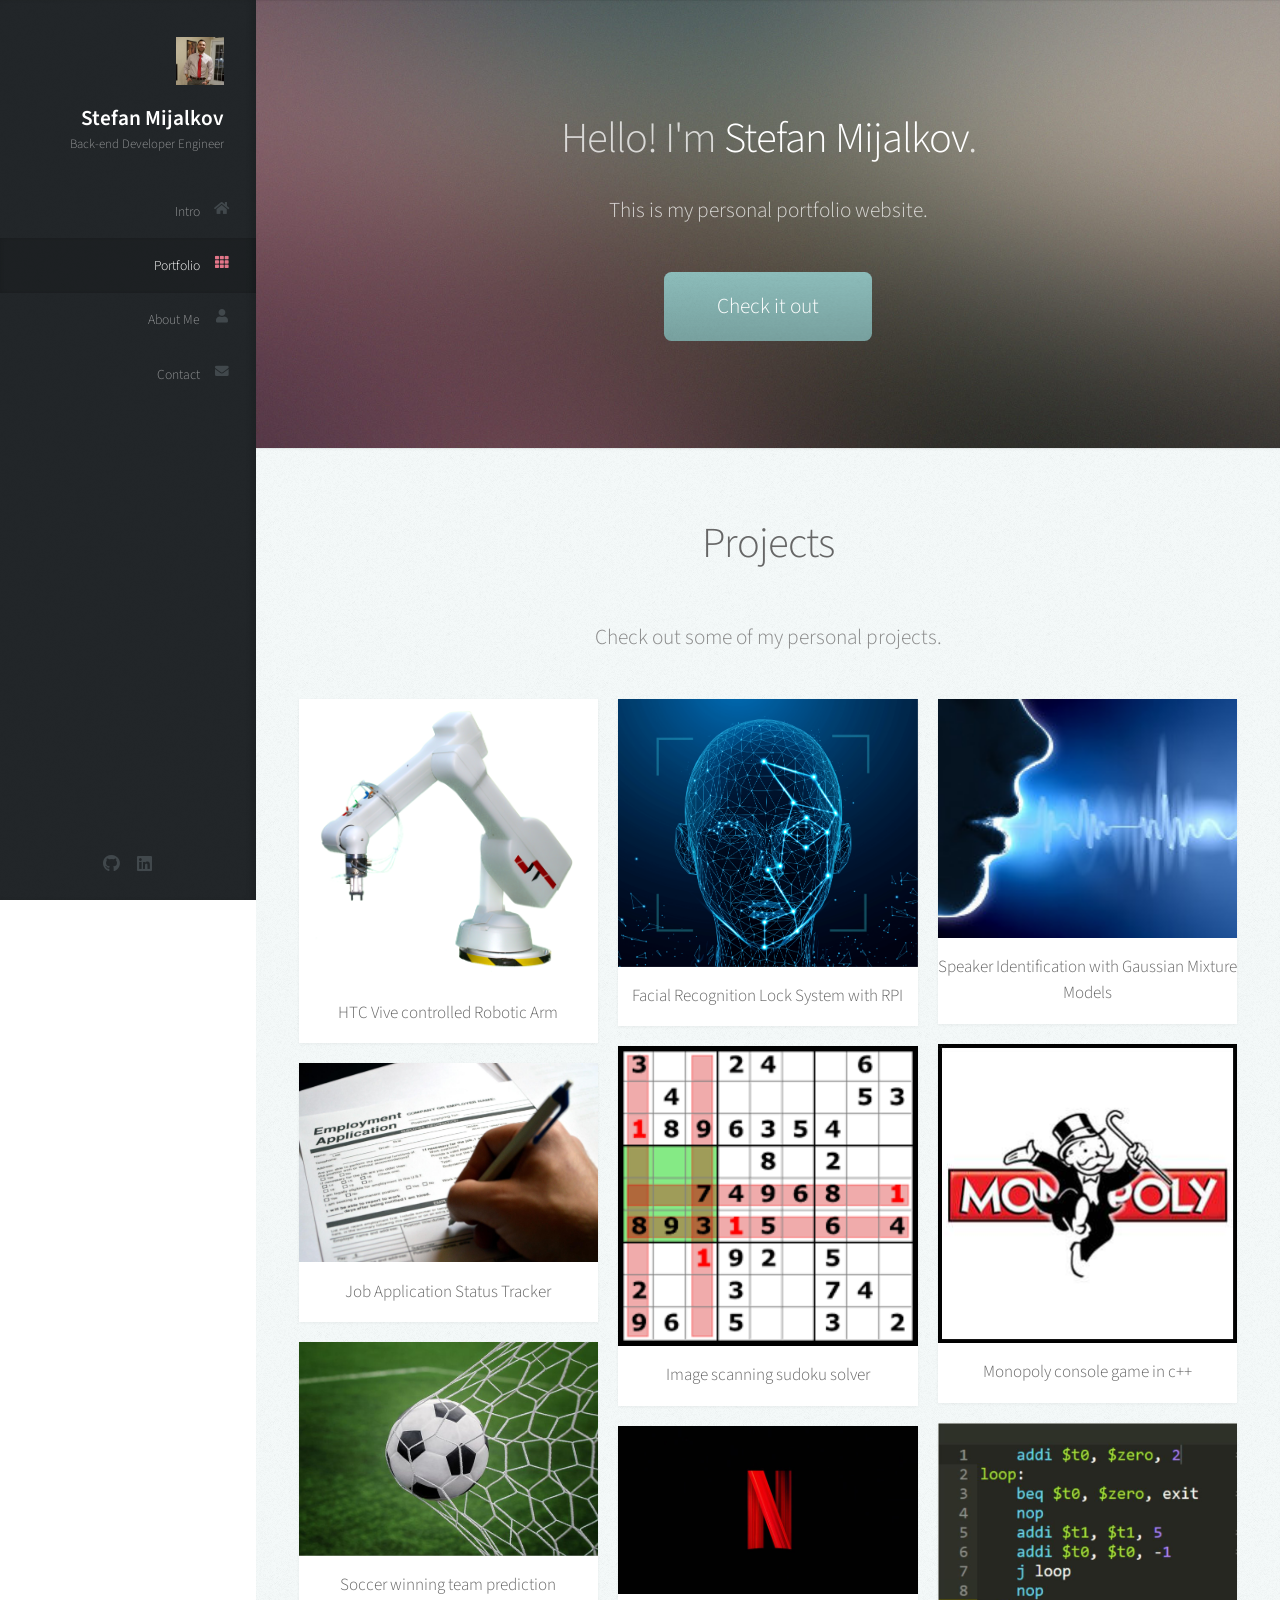
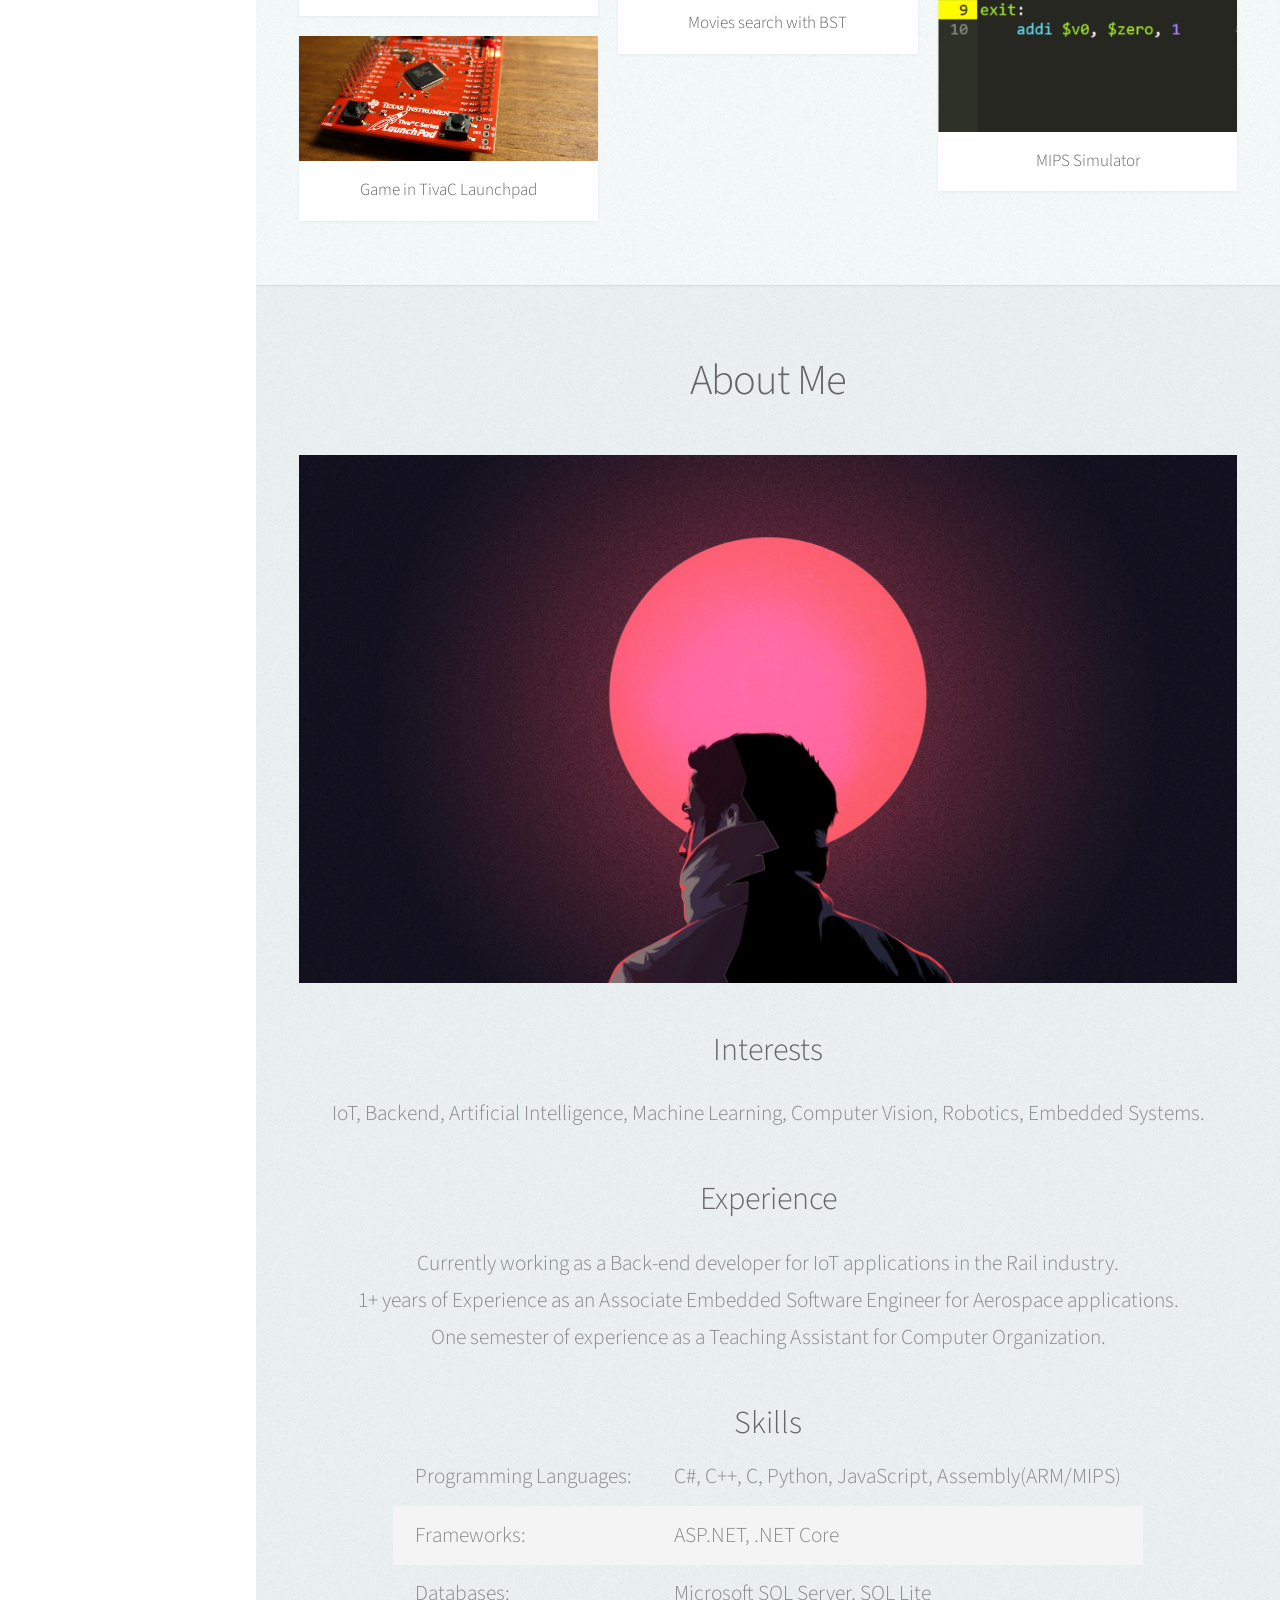
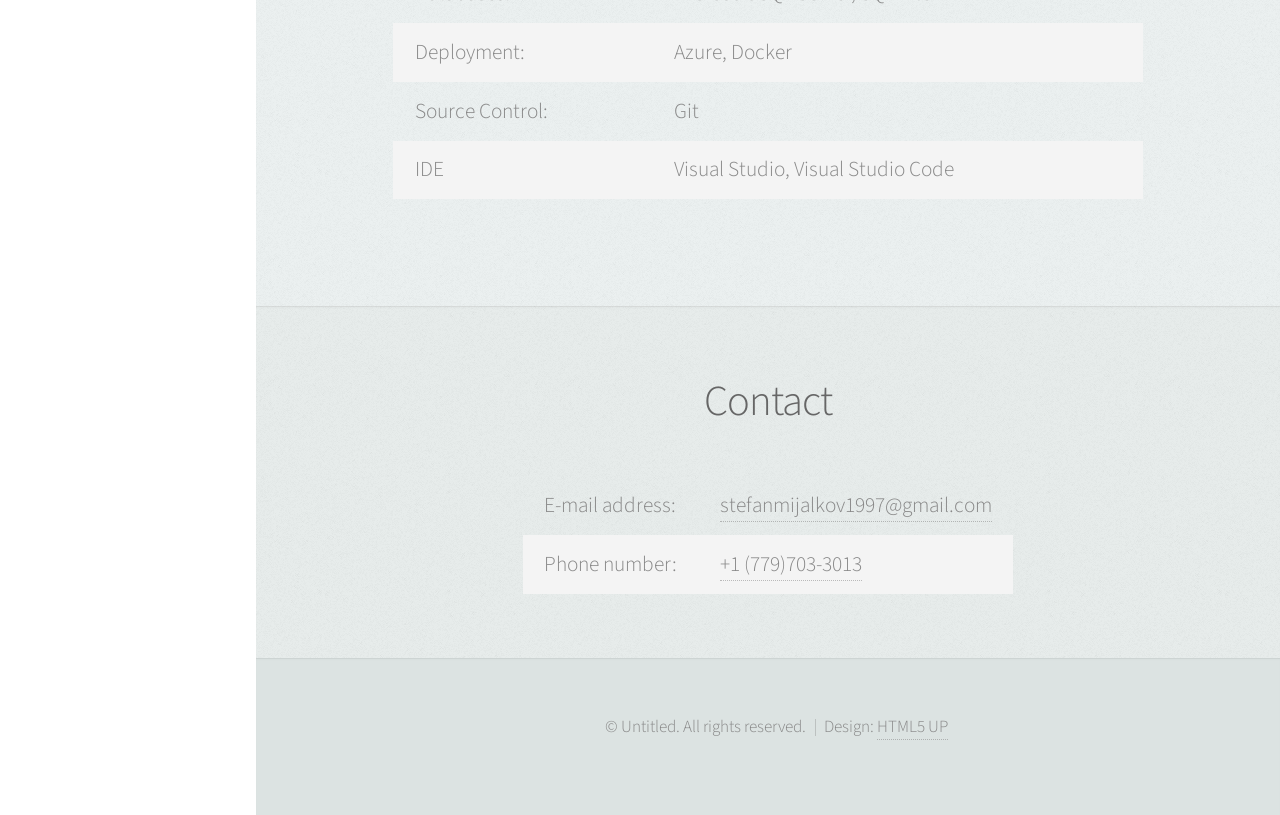
<file: index.html>
<!DOCTYPE HTML>
<!--
	Prologue by HTML5 UP
	html5up.net | @ajlkn
	Free for personal and commercial use under the CCA 3.0 license (html5up.net/license)
-->
<html>
	<head>
		<title>Prologue by HTML5 UP</title>
		<meta charset="utf-8" />
		<meta name="viewport" content="width=device-width, initial-scale=1, user-scalable=no" />
		<link rel="stylesheet" href="assets/css/main.css" />
	</head>
	<body class="is-preload">

		<!-- Header -->
			<div id="header">

				<div class="top">

					<!-- Logo -->
						<div id="logo">
							<span class="image avatar48"><img src="images/me3.JPG" alt="" /></span>
							<h1 id="title">Stefan Mijalkov</h1>
							<p>Back-end Developer Engineer</p>
						</div>

					<!-- Nav -->
						<nav id="nav">
							<ul>
								<li><a href="#top" id="top-link"><span class="icon solid fa-home">Intro</span></a></li>
								<li><a href="#portfolio" id="portfolio-link"><span class="icon solid fa-th">Portfolio</span></a></li>
								<li><a href="#about" id="about-link"><span class="icon solid fa-user">About Me</span></a></li>
								<li><a href="#contact" id="contact-link"><span class="icon solid fa-envelope">Contact</span></a></li>
							</ul>
						</nav>

				</div>

				<div class="bottom">

					<!-- Social Icons -->
						<ul class="icons">
							<li><a href="https://github.com/smijal" class="icon brands fa-github"><span class="label">Github</span></a></li>
							<li><a href="https://www.linkedin.com/in/stefan-mijalkov-110b19177" class="icon brands fa-linkedin"><span class="label">LinkedIn</span></a></li>

						</ul>

				</div>

			</div>

		<!-- Main -->
			<div id="main">

				<!-- Intro -->
					<section id="top" class="one dark cover">
						<div class="container">

							<header>
								<h2 class="alt">Hello! I'm <strong>Stefan Mijalkov</strong>.</h2>
								<p>This is my personal portfolio website.</p>
							</header>

							<footer>
								<a href="#portfolio" class="button scrolly">Check it out</a>
							</footer>

						</div>
					</section>

				<!-- Portfolio -->
					<section id="portfolio" class="two">
						<div class="container">

							<header>
								<h2>Projects</h2>
							</header>

							<p>Check out some of my personal projects.</p>

							<div class="row">
								<div class="col-4 col-12-mobile">
									<article class="item">
										<a href="https://github.com/smijal/HTC_Vive_roboticArm" class="image fit"><img src="images/r17.png" alt="" /></a>
										<header>
											<h3>HTC Vive controlled Robotic Arm</h3>
										</header>
									</article>
									<article class="item">
										<a href="https://github.com/smijal/Job_Application_Tracker" class="image fit"><img src="images/Job-Application-Form.jpg" alt="" /></a>
										<header>
											<h3>Job Application Status Tracker</h3>
										</header>
									</article>
									<article class="item">
										<a href="https://github.com/smijal/soccer_matches_prediction" class="image fit"><img src="images/soccer_ball.jpg" alt="" /></a>
										<header>
											<h3>Soccer winning team prediction</h3>
										</header>
									</article>
									<article class="item">
										<a href="https://github.com/smijal/tivaC_game" class="image fit"><img src="images/tivaC_2.jpg" alt="" /></a>
										<header>
											<h3>Game in TivaC Launchpad</h3>
										</header>
									</article>
								</div>
								<div class="col-4 col-12-mobile">
									<article class="item">
										<a href="https://github.com/smijal/Raspberry-Pi-Facial-Recognition-Lock-system" class="image fit"><img src="images/facial-recognition-connected-real-estate.png" alt="" /></a>
										<header>
											<h3>Facial Recognition Lock System with RPI</h3>
										</header>
									</article>
									<article class="item">
										<a href="https://github.com/smijal/Sudoku_solver" class="image fit"><img src="images/sudoku.png" alt="" /></a>
										<header>
											<h3>Image scanning sudoku solver</h3>
										</header>
									</article>
									<article class="item">
										<a href="https://github.com/smijal/netflix_movies_bst" class="image fit"><img src="images/netflix.jpg" alt="" /></a>
										<header>
											<h3>Movies search with BST</h3>
										</header>
									</article>
								</div>
								<div class="col-4 col-12-mobile">
									<article class="item">
										<a href="https://github.com/smijal/Speaker_identification" class="image fit"><img src="images/voice-identification-expert-witnesses.jpg" alt="" /></a>
										<header>
											<h3>Speaker Identification with Gaussian Mixture Models</h3>
										</header>
									</article>
									<article class="item">
										<a href="https://github.com/smijal/monopoly_game_cpp" class="image fit"><img src="images/monopoly2.jpg" alt="" /></a>
										<header>
											<h3>Monopoly console game in c++</h3>
										</header>
									</article>
									<article class="item">
										<a href="https://github.com/smijal/Mips_simulator" class="image fit"><img src="images/mips_assembly2.JPG" alt="" /></a>
										<header>
											<h3>MIPS Simulator</h3>
										</header>
									</article>
								</div>
							</div>

						</div>
					</section>

				<!-- About Me -->
					<section id="about" class="three">
						<div class="container">

							<header>
								<h2>About Me</h2>
							</header>

							<a href="https://www.space.com/39471-what-is-a-blood-moon.html" class="image featured"><img src="images/red-moon-wallpaper.jpg" alt="" /></a>
							
							<header>
								<h3>Interests</h3>
								<p>
									IoT, Backend, Artificial Intelligence, Machine Learning, Computer Vision,
									Robotics, Embedded Systems.
								</p>
							</header>
							<header>
								<h3>Experience</h3>
								<p>
									Currently working as a Back-end developer for IoT applications in the Rail industry.
									</br>1+ years of Experience as an Associate Embedded Software Engineer for Aerospace applications. 
									</br>One semester of experience as a Teaching Assistant for Computer Organization. 
								</p>
							</header>
							<header>
								<h3>Skills</h3>
									<table border="1" style="display: flex; justify-content: center;">
										<tr>
											<td>Programming Languages:</td>
											<td>C#, C++, C, Python, JavaScript, Assembly(ARM/MIPS)</td>
										</tr>
										<tr>
											<td>Frameworks:</td>
											<td>ASP.NET, .NET Core</td>
										</tr>
										<tr>
											<td>Databases:</td>
											<td>Microsoft SQL Server, SQL Lite</td>
										</tr>
										<tr>
											<td>Deployment:</td>
											<td>Azure, Docker</td>
										</tr>
										<tr>
											<td>Source Control:</td>
											<td>Git</td>
										</tr>
										<tr>
											<td>IDE</td>
											<td>Visual Studio, Visual Studio Code</td>
										</tr>																																	
										<!-- Add more rows as needed -->
									  </table>									
							</header>							


						</div>
					</section>

				<!-- Contact -->
					<section id="contact" class="four">

						<header>
							<h2>Contact</h2>
						</header>
						<table border="1" style="display: flex; justify-content: center;">
							<tr>
								<td>E-mail address:</td>
								<td><a href="mailto:stefanmijalkov1997@gmail.com">stefanmijalkov1997@gmail.com</td></a>
							</tr>
							<tr>
								<td>Phone number:</td>
								<td><a href="tel:+17797033013">+1 (779)703-3013</a></td>
							</tr>																	
							<!-- Add more rows as needed -->
							</table>	

					</section>

			</div>

		<!-- Footer -->
			<div id="footer">

				<!-- Copyright -->
					<ul class="copyright">
						<li>&copy; Untitled. All rights reserved.</li><li>Design: <a href="http://html5up.net">HTML5 UP</a></li>
					</ul>

			</div>

		<!-- Scripts -->
			<script src="assets/js/jquery.min.js"></script>
			<script src="assets/js/jquery.scrolly.min.js"></script>
			<script src="assets/js/jquery.scrollex.min.js"></script>
			<script src="assets/js/browser.min.js"></script>
			<script src="assets/js/breakpoints.min.js"></script>
			<script src="assets/js/util.js"></script>
			<script src="assets/js/main.js"></script>

	</body>
</html>
</file>
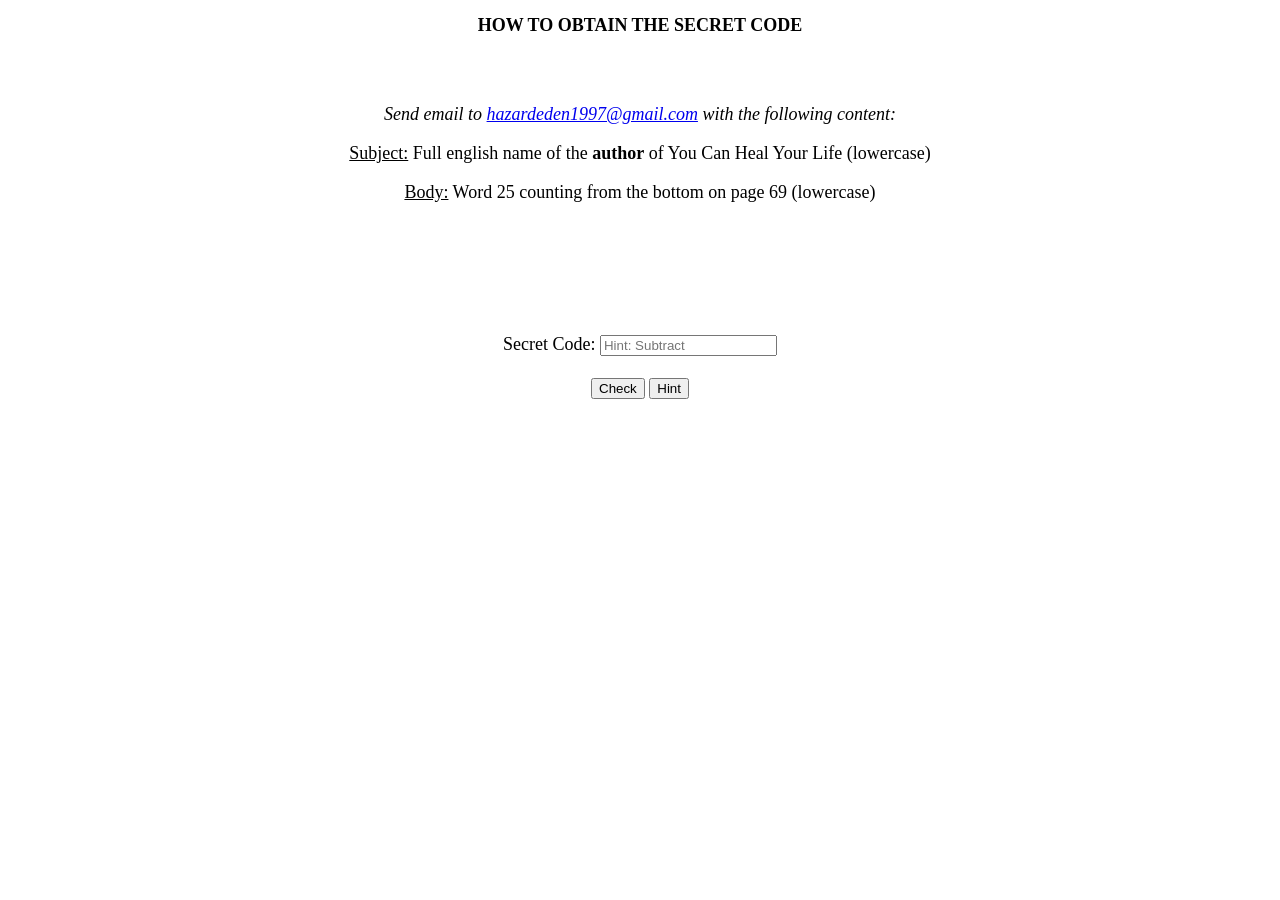
<file: code.html>
<!DOCTYPE HTML>
<html>
	<head>
        <link rel="stylesheet" href="assets/css/main3.css" />
		<title>CrackTheCode</title>
        <script type="text/javascript">
            function test_str() {
                var str =
                    document.getElementById("t1").value;

                if(!lock_page()){
                    if (str === "-82"){
                        alert ("Congratulations! You guessed the correct number!\nEnjoy your present <3");
                        window.open("https://smijal.github.io/valentines.html");
                    }
                    else
                        alert ("Incorrect. Try again.")
                }
            }

            function lock_page(){
                var today = new Date();
                var requiredDate = new Date(2023, 1, 11, 17);

                if(requiredDate > today){
                    var displayDate = new Date(2023,1,12)
                    alert ("This page locked until " + displayDate.toISOString().slice(0, 10) + "\nCome back later.")
                    return true;
                }
                    
                return false;
            }

            function hint_func(){
                if(!lock_page()){
                    window.open("https://www.surveymonkey.com/r/7QNSD7C")
                }
                else{
                    window.open("https://www.youtube.com/watch?v=8CBjKLGwLqE")
                }
                    
                
            }
        </script>
	</head>
    <body>
        <h2 class="center"><b>HOW TO OBTAIN THE SECRET CODE</b></h2>
        <p><br></p> 
        <div class="center"><div class="element">
            <p><i>Send email to <a href="mailto:hazardeden1997@gmail.com">hazardeden1997@gmail.com</a> with the following content:</i></p>
            <p><u>Subject:</u> Full english name of the <b>author</b> of You Can Heal Your Life (lowercase)</p>
            <p><u>Body:</u> Word 25 counting from the bottom on page 69 (lowercase)</p>
        </div></div>
        <div class="center">
            <br><iframe src="https://free.timeanddate.com/countdown/i8pct7ck/n5223/cf12/cm0/cu4/ct0/cs0/ca0/cr0/ss0/cac000/cpc000/pcfff/tcfff/fs100/szw320/szh135/tatTIME%20LEFT/tac000/tptTIME%20IS%20UP!!!/tpc000/mat-/mac000/mptApril%20pomina%20ti%20magare%20ostana/mpc000/iso2023-02-14T00:00:00" allowtransparency="true" frameborder="0" width="116" height="69"></iframe>
        </div>

        <div class="center">
            <p>
                Secret Code:
                <input type="text" 
                    placeholder="Hint: Subtract"
                    id="t1" />
                <br/>
                <br/>
                <input type="button"
                    value="Check" 
                    onclick="test_str()" />
                <input type="button"
                    value="Hint" 
                    onclick="hint_func()" />    
                <br/>

            </p>
        </div>
    </body>
</html>
</file>
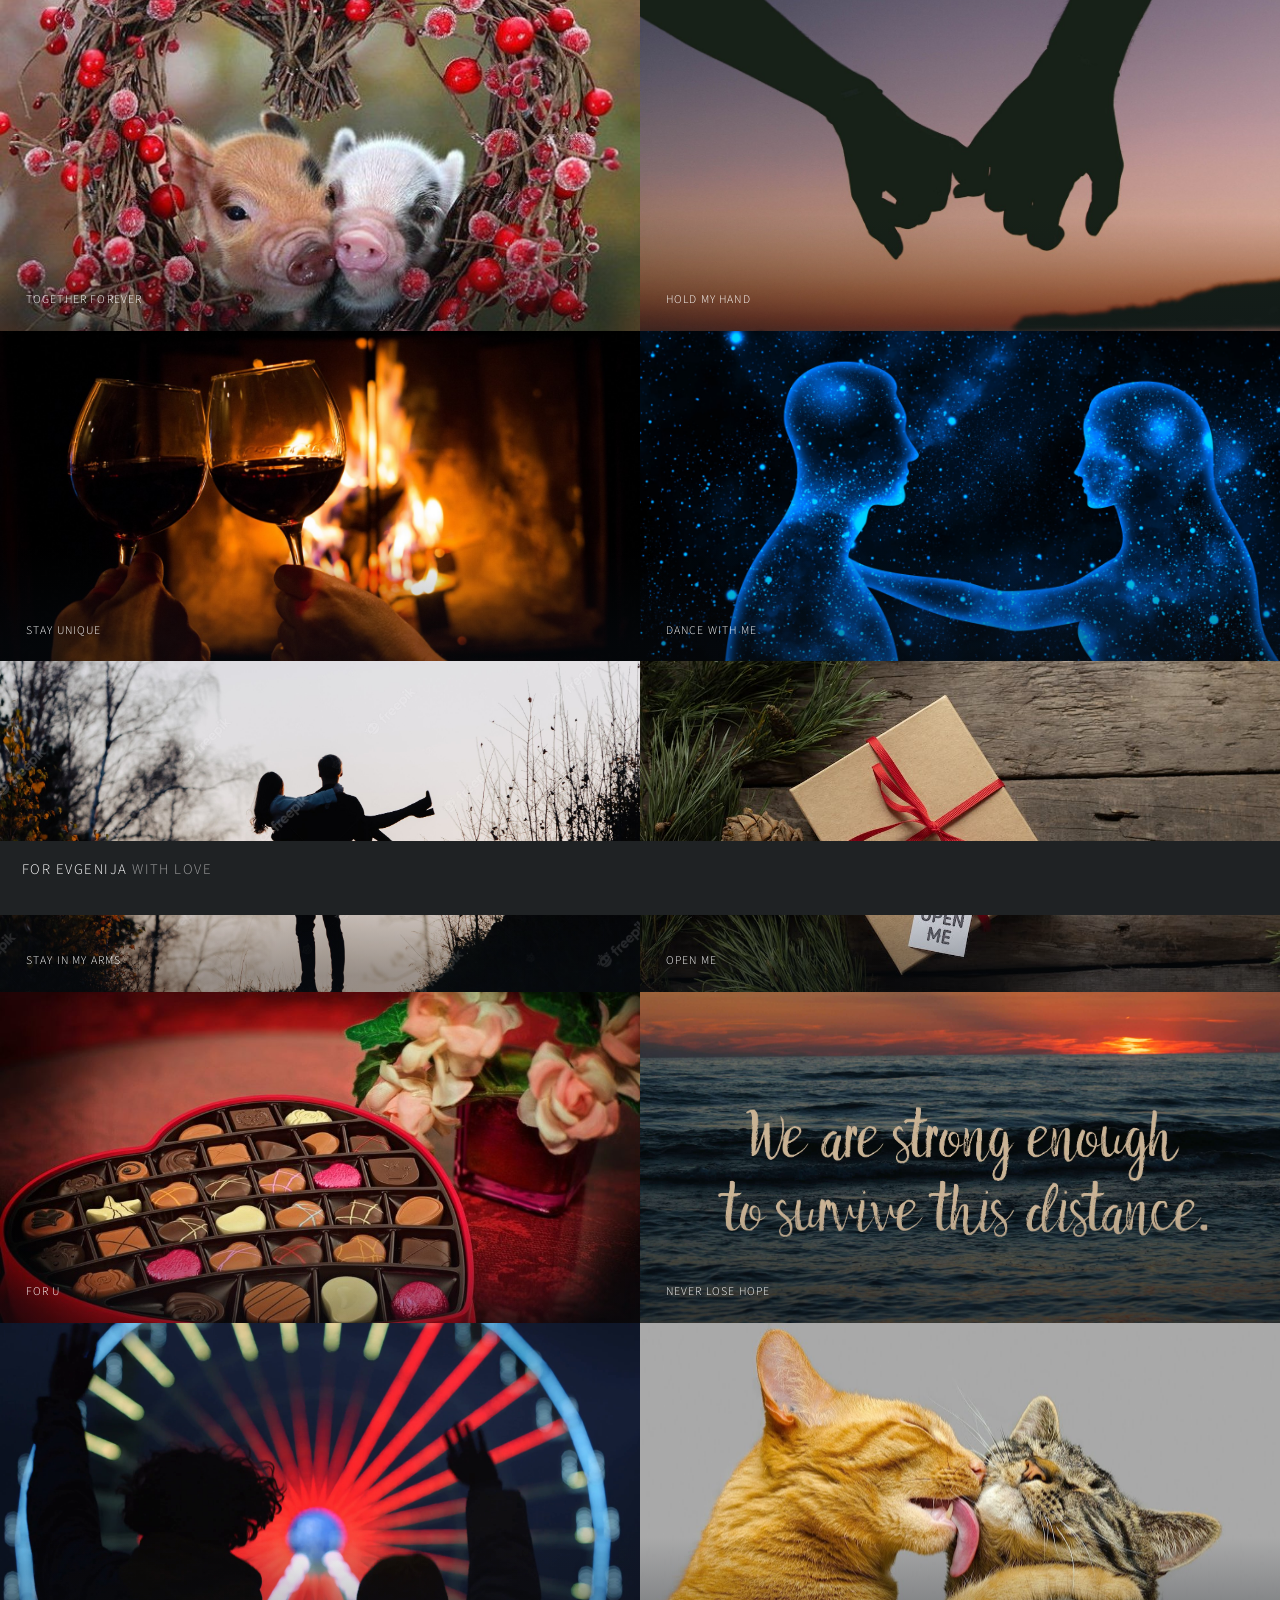
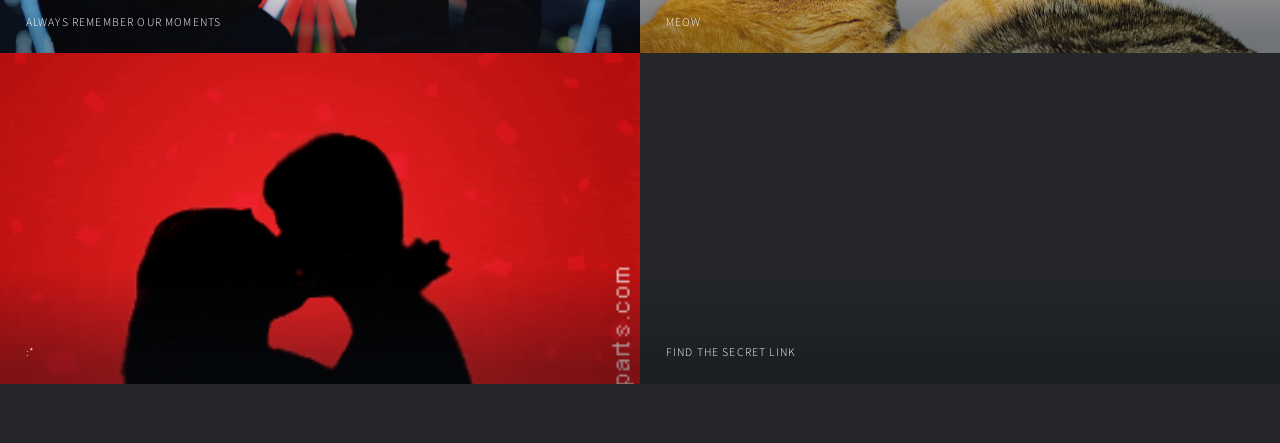
<file: valentines.html>
<!DOCTYPE HTML>
<!--
	Multiverse by HTML5 UP 
	html5up.net | @ajlkn
	Free for personal and commercial use under the CCA 3.0 license (html5up.net/license)
-->
<html>
	<head>
		<title>For Evgenija With LOVE</title>
		<meta charset="utf-8" />
		<meta name="viewport" content="width=device-width, initial-scale=1, user-scalable=no" />
		<link rel="stylesheet" href="assets/css/main2.css" />
		<noscript><link rel="stylesheet" href="assets/css/noscript2.css" /></noscript>
	</head>
	<body class="is-preload">

		<!-- Wrapper -->
			<div id="wrapper">

				<!-- Header -->
					<header id="header">
						<h1><a href="https://arcadespot.com/game/ludo-with-friends/"><strong>For Evgenija</strong> With LOVE</a></h1>
						<nav>
						</nav>
					</header>

				<!-- Main -->
					<div id="main">
						<article class="thumb">
                            <a href="images/valentines/zaedno.jpg" class="image"><img src="images/thumbs/miniature-pigs-in-a-heart-shaped-collection-of-branches-and-twigs.jfif" alt="" /></a>
							<h2>Together forever</h2>
							<p>Can't wait for the day when we live together.</p>
						</article>
						<article class="thumb">
                            <a href="images/valentines/zaedno2.jpg" class="image"><img src="images/thumbs/holdingHands.jpeg" alt="" /></a>
							<h2>Hold my hand</h2>
							<p>Be my travel partner.</p>
						</article>
						<article class="thumb">
							<a href="images/quotes/158909-You-Are-Unique-And-Beautiful.jpg" class="image"><img src="images/thumbs/a-couple-holding-two-glasses-of-wine-by-the-fireplace..jpg" alt="" /></a>
							<h2>Stay Unique</h2>
							<p></p>
						</article>                        
						<article class="thumb">
							<a href="images/valentines/filmska.jpg" class="image"><img src="images/thumbs/souls.jpg" alt="" /></a>
							<h2>Dance with me</h2>
							<p>Dancing is what to do
                                Dancing's when I think of you
                                Dancing's what clears my soul
                                Dancing's what makes me whole.</p>
						</article>
						<article class="thumb">
							<a href="images/valentines/drzamJa.jpg" class="image"><img src="images/thumbs/silhouette-man-who-holds-girl-his-arms-back-view_91660-255.jpg" alt="" /></a>
							<h2>Stay in my arms</h2>
							<p>"Stay in my arms, where every moment is a treasure and every heartbeat is a promise of a love that will never fade."</p>
                        </article>
						<article class="thumb">
							<a href="images/quotes/zaKnigata.JPG" class="image"><img src="images/thumbs/openMe.jpeg" alt="" /></a>
							<h2>OPEN ME</h2>
						</article>
						<article class="thumb">
							<a href="images/quotes/trud.JPG" class="image"><img src="images/thumbs/valentineChocolates2.png" alt="" /></a>
							<h2>FOR U</h2>
							<p>LY</p>
						</article>
						<article class="thumb">
							<a href="images/thumbs/tooImportant.jpg" class="image"><img src="images/thumbs/LDR-quotes-We-are-strong-enough.jpg" alt="" /></a>
							<h2>NEVER LOSE HOPE</h2>
							<p>Never ever.</p>
						</article>
						<article class="thumb">
							<a href="images/valentines/alexanderplatz.jpg" class="image"><img src="images/thumbs/videoblocks-silhouette-of-unknown-romantic-couple-jumping-on-illuminated-ferris-wheel-background-outdoor-unrecognizable-happy-man-and-woman-.png" alt="" /></a>
							<h2>Always Remember our moments</h2>
							<p>Do you remember this moment?
								<a href="https://www.youtube.com/watch?v=UqHR04KZGxo">https://www.youtube.com/watch?v=UqHR04KZGxo</a>
							</p>
						</article>
                        <article class="thumb">
							<a href="images/valentines/kiss2.jpg" class="image"><img src="images/thumbs/cats.jpg" alt="" /></a>
							<h2>MEOW</h2>
							<p>:P</p>
						</article>
						<article class="thumb">
							<a href="images/valentines/veles.jpg" class="image"><img src="images/thumbs/a1651a2d7ef153824652b8720cb011b5.gif" alt="" /></a>
							<h2>:*</h2>
							<p>"Love is not just a feeling of happiness. It's a choice to commit to someone else's happiness no matter the cost."</p>
						</article>
                        <article class="thumb">
							<div class="iframe-container">
								<iframe width="560" height="315" src="https://www.youtube.com/embed/KV84w_QTO18?start=8?&autoplay=1" title="YouTube video player" frameborder="0" allow="accelerometer; autoplay; clipboard-write; encrypted-media; gyroscope; picture-in-picture; web-share" allowfullscreen></iframe>
							</div>
							<h2>Find the secret link</h2>
						</article>
					</div>

			</div>

		<!-- Scripts -->
			<script src="assets/js/jquery2.min.js"></script>
			<script src="assets/js/jquery2.poptrox.min.js"></script>
			<script src="assets/js/browser2.min.js"></script>
			<script src="assets/js/breakpoints2.min.js"></script>
			<script src="assets/js/util2.js"></script>
			<script src="assets/js/main2.js"></script>
	</body>
</html>
</file>
<file: assets/css/main3.css>
.iframe-container{
	position: relative;
	width: 100%;
	padding-bottom: 56.25%; 
	height: 0;
	}
	.iframe-container iframe{
	position: absolute;
	top:0;
	left: 0;
	width: 100%;
	width: 100%;
	}

.center{
    text-align: center;
	display: table;
	font-size: large;
	font-style: normal;
	width: 100%;
	height: 100%;
}


.element{
	display: table-cell;
	text-align: center;
	vertical-align: middle;
}
</file>
<file: assets/css/noscript2.css>
/*
	Multiverse by HTML5 UP
	html5up.net | @ajlkn
	Free for personal and commercial use under the CCA 3.0 license (html5up.net/license)
*/

/* Wrapper */

	body.is-preload #wrapper:before {
		display: none;
	}

/* Main */

	body.is-preload #main .thumb {
		pointer-events: auto;
		opacity: 1;
	}

/* Header */

	body.is-preload #header {
		-moz-transform: none;
		-webkit-transform: none;
		-ms-transform: none;
		transform: none;
	}
</file>
<file: assets/css/main.css>
@import url("fontawesome-all.min.css");
@import url("https://fonts.googleapis.com/css?family=Source+Sans+Pro:300,300italic,400,600");

/*
	Prologue by HTML5 UP
	html5up.net | @ajlkn
	Free for personal and commercial use under the CCA 3.0 license (html5up.net/license)
*/

html, body, div, span, applet, object,
iframe, h1, h2, h3, h4, h5, h6, p, blockquote,
pre, a, abbr, acronym, address, big, cite,
code, del, dfn, em, img, ins, kbd, q, s, samp,
small, strike, strong, sub, sup, tt, var, b,
u, i, center, dl, dt, dd, ol, ul, li, fieldset,
form, label, legend, table, caption, tbody,
tfoot, thead, tr, th, td, article, aside,
canvas, details, embed, figure, figcaption,
footer, header, hgroup, menu, nav, output, ruby,
section, summary, time, mark, audio, video {
	margin: 0;
	padding: 0;
	border: 0;
	font-size: 100%;
	font: inherit;
	vertical-align: baseline;}

article, aside, details, figcaption, figure,
footer, header, hgroup, menu, nav, section {
	display: block;}

body {
	line-height: 1;
}

ol, ul {
	list-style: none;
}

blockquote, q {
	quotes: none;
}

	blockquote:before, blockquote:after, q:before, q:after {
		content: '';
		content: none;
	}

table {
	border-collapse: collapse;
	border-spacing: 0;
}

body {
	-webkit-text-size-adjust: none;
}

mark {
	background-color: transparent;
	color: inherit;
}

input::-moz-focus-inner {
	border: 0;
	padding: 0;
}

input, select, textarea {
	-moz-appearance: none;
	-webkit-appearance: none;
	-ms-appearance: none;
	appearance: none;
}

/* Basic */

	html {
		box-sizing: border-box;
	}

	*, *:before, *:after {
		box-sizing: inherit;
	}

	body {
		background: #fff;
		font-family: 'Source Sans Pro', sans-serif;
		font-size: 19pt;
		font-weight: 300;
		line-height: 1.75em;
		color: #888;
	}

		body.is-preload *, body.is-preload *:before, body.is-preload *:after {
			-moz-animation: none !important;
			-webkit-animation: none !important;
			-ms-animation: none !important;
			animation: none !important;
			-moz-transition: none !important;
			-webkit-transition: none !important;
			-ms-transition: none !important;
			transition: none !important;
		}

	input, textarea, select {
		font-family: 'Source Sans Pro', sans-serif;
		font-size: 19pt;
		font-weight: 300;
		line-height: 1.75em;
		color: #888;
	}

	h1, h2, h3, h4, h5, h6 {
		font-weight: 300;
		color: #666;
		line-height: 1.5em;
	}

	h1 a, h2 a, h3 a, h4 a, h5 a, h6 a {
		color: inherit;
		text-decoration: none;
	}

		h1 a strong, h2 a strong, h3 a strong, h4 a strong, h5 a strong, h6 a strong {
			color: #333;
		}

	h2 {
		font-size: 2em;
		letter-spacing: -1px;
	}

		h2.alt {
			color: #888;
		}

			h2.alt strong {
				color: #666;
			}

	h3 {
		font-size: 1.5em;
	}

	header {
		margin: 0 0 2em 0;
	}

		header > p {
			margin: 1em 0 0 0;
		}

	footer {
		margin: 2em 0 0 0;
	}

	strong, b {
		font-weight: 300;
		color: #666;
	}

	em, i {
		font-style: italic;
	}

	a {
		text-decoration: none;
		color: inherit;
		border-bottom: dotted 1px rgba(128, 128, 128, 0.5);
		-moz-transition: color 0.35s ease-in-out, border-bottom-color 0.35s ease-in-out;
		-webkit-transition: color 0.35s ease-in-out, border-bottom-color 0.35s ease-in-out;
		-ms-transition: color 0.35s ease-in-out, border-bottom-color 0.35s ease-in-out;
		transition: color 0.35s ease-in-out, border-bottom-color 0.35s ease-in-out;
		outline: 0;
	}

		a:hover {
			color: #E27689;
			border-bottom-color: rgba(255, 255, 255, 0);
		}

	sub {
		position: relative;
		top: 0.5em;
		font-size: 0.8em;
	}

	sup {
		position: relative;
		top: -0.5em;
		font-size: 0.8em;
	}

	hr {
		border: 0;
		border-top: solid 1px #ddd;
	}

	blockquote {
		border-left: solid 0.5em #ddd;
		padding: 1em 0 1em 2em;
		font-style: italic;
	}

	p, ul, ol, dl, table {
		margin-bottom: 2em;
	}

	br.clear {
		clear: both;
	}

/* Container */

	.container {
		margin: 0 auto;
		max-width: 100%;
		width: 1400px;
	}

		@media screen and (min-width: 961px) and (max-width: 1880px) {

			.container {
				width: 1200px;
			}

		}

		@media screen and (min-width: 961px) and (max-width: 1620px) {

			.container {
				width: 960px;
			}

		}

		@media screen and (min-width: 961px) and (max-width: 1320px) {

			.container {
				width: 100%;
			}

		}

		@media screen and (max-width: 960px) {

			.container {
				width: 100%;
			}

		}

		@media screen and (max-width: 736px) {

			.container {
				width: 100%;
			}

		}

/* Row */

	.row {
		display: flex;
		flex-wrap: wrap;
		box-sizing: border-box;
		align-items: stretch;
	}

		.row > * {
			box-sizing: border-box;
		}

		.row.gtr-uniform > * > :last-child {
			margin-bottom: 0;
		}

		.row.aln-left {
			justify-content: flex-start;
		}

		.row.aln-center {
			justify-content: center;
		}

		.row.aln-right {
			justify-content: flex-end;
		}

		.row.aln-top {
			align-items: flex-start;
		}

		.row.aln-middle {
			align-items: center;
		}

		.row.aln-bottom {
			align-items: flex-end;
		}

		.row > .imp {
			order: -1;
		}

		.row > .col-1 {
			width: 8.33333%;
		}

		.row > .off-1 {
			margin-left: 8.33333%;
		}

		.row > .col-2 {
			width: 16.66667%;
		}

		.row > .off-2 {
			margin-left: 16.66667%;
		}

		.row > .col-3 {
			width: 25%;
		}

		.row > .off-3 {
			margin-left: 25%;
		}

		.row > .col-4 {
			width: 33.33333%;
		}

		.row > .off-4 {
			margin-left: 33.33333%;
		}

		.row > .col-5 {
			width: 41.66667%;
		}

		.row > .off-5 {
			margin-left: 41.66667%;
		}

		.row > .col-6 {
			width: 50%;
		}

		.row > .off-6 {
			margin-left: 50%;
		}

		.row > .col-7 {
			width: 58.33333%;
		}

		.row > .off-7 {
			margin-left: 58.33333%;
		}

		.row > .col-8 {
			width: 66.66667%;
		}

		.row > .off-8 {
			margin-left: 66.66667%;
		}

		.row > .col-9 {
			width: 75%;
		}

		.row > .off-9 {
			margin-left: 75%;
		}

		.row > .col-10 {
			width: 83.33333%;
		}

		.row > .off-10 {
			margin-left: 83.33333%;
		}

		.row > .col-11 {
			width: 91.66667%;
		}

		.row > .off-11 {
			margin-left: 91.66667%;
		}

		.row > .col-12 {
			width: 100%;
		}

		.row > .off-12 {
			margin-left: 100%;
		}

		.row.gtr-0 {
			margin-top: 0px;
			margin-left: 0px;
		}

			.row.gtr-0 > * {
				padding: 0px 0 0 0px;
			}

			.row.gtr-0.gtr-uniform {
				margin-top: 0px;
			}

				.row.gtr-0.gtr-uniform > * {
					padding-top: 0px;
				}

		.row.gtr-25 {
			margin-top: -10px;
			margin-left: -10px;
		}

			.row.gtr-25 > * {
				padding: 10px 0 0 10px;
			}

			.row.gtr-25.gtr-uniform {
				margin-top: -10px;
			}

				.row.gtr-25.gtr-uniform > * {
					padding-top: 10px;
				}

		.row.gtr-50 {
			margin-top: -20px;
			margin-left: -20px;
		}

			.row.gtr-50 > * {
				padding: 20px 0 0 20px;
			}

			.row.gtr-50.gtr-uniform {
				margin-top: -20px;
			}

				.row.gtr-50.gtr-uniform > * {
					padding-top: 20px;
				}

		.row {
			margin-top: -40px;
			margin-left: -40px;
		}

			.row > * {
				padding: 40px 0 0 40px;
			}

			.row.gtr-uniform {
				margin-top: -40px;
			}

				.row.gtr-uniform > * {
					padding-top: 40px;
				}

		.row.gtr-150 {
			margin-top: -60px;
			margin-left: -60px;
		}

			.row.gtr-150 > * {
				padding: 60px 0 0 60px;
			}

			.row.gtr-150.gtr-uniform {
				margin-top: -60px;
			}

				.row.gtr-150.gtr-uniform > * {
					padding-top: 60px;
				}

		.row.gtr-200 {
			margin-top: -80px;
			margin-left: -80px;
		}

			.row.gtr-200 > * {
				padding: 80px 0 0 80px;
			}

			.row.gtr-200.gtr-uniform {
				margin-top: -80px;
			}

				.row.gtr-200.gtr-uniform > * {
					padding-top: 80px;
				}

		@media screen and (min-width: 961px) and (max-width: 1880px) {

			.row {
				display: flex;
				flex-wrap: wrap;
				box-sizing: border-box;
				align-items: stretch;
			}

				.row > * {
					box-sizing: border-box;
				}

				.row.gtr-uniform > * > :last-child {
					margin-bottom: 0;
				}

				.row.aln-left {
					justify-content: flex-start;
				}

				.row.aln-center {
					justify-content: center;
				}

				.row.aln-right {
					justify-content: flex-end;
				}

				.row.aln-top {
					align-items: flex-start;
				}

				.row.aln-middle {
					align-items: center;
				}

				.row.aln-bottom {
					align-items: flex-end;
				}

				.row > .imp-wide {
					order: -1;
				}

				.row > .col-1-wide {
					width: 8.33333%;
				}

				.row > .off-1-wide {
					margin-left: 8.33333%;
				}

				.row > .col-2-wide {
					width: 16.66667%;
				}

				.row > .off-2-wide {
					margin-left: 16.66667%;
				}

				.row > .col-3-wide {
					width: 25%;
				}

				.row > .off-3-wide {
					margin-left: 25%;
				}

				.row > .col-4-wide {
					width: 33.33333%;
				}

				.row > .off-4-wide {
					margin-left: 33.33333%;
				}

				.row > .col-5-wide {
					width: 41.66667%;
				}

				.row > .off-5-wide {
					margin-left: 41.66667%;
				}

				.row > .col-6-wide {
					width: 50%;
				}

				.row > .off-6-wide {
					margin-left: 50%;
				}

				.row > .col-7-wide {
					width: 58.33333%;
				}

				.row > .off-7-wide {
					margin-left: 58.33333%;
				}

				.row > .col-8-wide {
					width: 66.66667%;
				}

				.row > .off-8-wide {
					margin-left: 66.66667%;
				}

				.row > .col-9-wide {
					width: 75%;
				}

				.row > .off-9-wide {
					margin-left: 75%;
				}

				.row > .col-10-wide {
					width: 83.33333%;
				}

				.row > .off-10-wide {
					margin-left: 83.33333%;
				}

				.row > .col-11-wide {
					width: 91.66667%;
				}

				.row > .off-11-wide {
					margin-left: 91.66667%;
				}

				.row > .col-12-wide {
					width: 100%;
				}

				.row > .off-12-wide {
					margin-left: 100%;
				}

				.row.gtr-0 {
					margin-top: 0px;
					margin-left: 0px;
				}

					.row.gtr-0 > * {
						padding: 0px 0 0 0px;
					}

					.row.gtr-0.gtr-uniform {
						margin-top: 0px;
					}

						.row.gtr-0.gtr-uniform > * {
							padding-top: 0px;
						}

				.row.gtr-25 {
					margin-top: -10px;
					margin-left: -10px;
				}

					.row.gtr-25 > * {
						padding: 10px 0 0 10px;
					}

					.row.gtr-25.gtr-uniform {
						margin-top: -10px;
					}

						.row.gtr-25.gtr-uniform > * {
							padding-top: 10px;
						}

				.row.gtr-50 {
					margin-top: -20px;
					margin-left: -20px;
				}

					.row.gtr-50 > * {
						padding: 20px 0 0 20px;
					}

					.row.gtr-50.gtr-uniform {
						margin-top: -20px;
					}

						.row.gtr-50.gtr-uniform > * {
							padding-top: 20px;
						}

				.row {
					margin-top: -40px;
					margin-left: -40px;
				}

					.row > * {
						padding: 40px 0 0 40px;
					}

					.row.gtr-uniform {
						margin-top: -40px;
					}

						.row.gtr-uniform > * {
							padding-top: 40px;
						}

				.row.gtr-150 {
					margin-top: -60px;
					margin-left: -60px;
				}

					.row.gtr-150 > * {
						padding: 60px 0 0 60px;
					}

					.row.gtr-150.gtr-uniform {
						margin-top: -60px;
					}

						.row.gtr-150.gtr-uniform > * {
							padding-top: 60px;
						}

				.row.gtr-200 {
					margin-top: -80px;
					margin-left: -80px;
				}

					.row.gtr-200 > * {
						padding: 80px 0 0 80px;
					}

					.row.gtr-200.gtr-uniform {
						margin-top: -80px;
					}

						.row.gtr-200.gtr-uniform > * {
							padding-top: 80px;
						}

		}

		@media screen and (min-width: 961px) and (max-width: 1620px) {

			.row {
				display: flex;
				flex-wrap: wrap;
				box-sizing: border-box;
				align-items: stretch;
			}

				.row > * {
					box-sizing: border-box;
				}

				.row.gtr-uniform > * > :last-child {
					margin-bottom: 0;
				}

				.row.aln-left {
					justify-content: flex-start;
				}

				.row.aln-center {
					justify-content: center;
				}

				.row.aln-right {
					justify-content: flex-end;
				}

				.row.aln-top {
					align-items: flex-start;
				}

				.row.aln-middle {
					align-items: center;
				}

				.row.aln-bottom {
					align-items: flex-end;
				}

				.row > .imp-normal {
					order: -1;
				}

				.row > .col-1-normal {
					width: 8.33333%;
				}

				.row > .off-1-normal {
					margin-left: 8.33333%;
				}

				.row > .col-2-normal {
					width: 16.66667%;
				}

				.row > .off-2-normal {
					margin-left: 16.66667%;
				}

				.row > .col-3-normal {
					width: 25%;
				}

				.row > .off-3-normal {
					margin-left: 25%;
				}

				.row > .col-4-normal {
					width: 33.33333%;
				}

				.row > .off-4-normal {
					margin-left: 33.33333%;
				}

				.row > .col-5-normal {
					width: 41.66667%;
				}

				.row > .off-5-normal {
					margin-left: 41.66667%;
				}

				.row > .col-6-normal {
					width: 50%;
				}

				.row > .off-6-normal {
					margin-left: 50%;
				}

				.row > .col-7-normal {
					width: 58.33333%;
				}

				.row > .off-7-normal {
					margin-left: 58.33333%;
				}

				.row > .col-8-normal {
					width: 66.66667%;
				}

				.row > .off-8-normal {
					margin-left: 66.66667%;
				}

				.row > .col-9-normal {
					width: 75%;
				}

				.row > .off-9-normal {
					margin-left: 75%;
				}

				.row > .col-10-normal {
					width: 83.33333%;
				}

				.row > .off-10-normal {
					margin-left: 83.33333%;
				}

				.row > .col-11-normal {
					width: 91.66667%;
				}

				.row > .off-11-normal {
					margin-left: 91.66667%;
				}

				.row > .col-12-normal {
					width: 100%;
				}

				.row > .off-12-normal {
					margin-left: 100%;
				}

				.row.gtr-0 {
					margin-top: 0px;
					margin-left: 0px;
				}

					.row.gtr-0 > * {
						padding: 0px 0 0 0px;
					}

					.row.gtr-0.gtr-uniform {
						margin-top: 0px;
					}

						.row.gtr-0.gtr-uniform > * {
							padding-top: 0px;
						}

				.row.gtr-25 {
					margin-top: -10px;
					margin-left: -10px;
				}

					.row.gtr-25 > * {
						padding: 10px 0 0 10px;
					}

					.row.gtr-25.gtr-uniform {
						margin-top: -10px;
					}

						.row.gtr-25.gtr-uniform > * {
							padding-top: 10px;
						}

				.row.gtr-50 {
					margin-top: -20px;
					margin-left: -20px;
				}

					.row.gtr-50 > * {
						padding: 20px 0 0 20px;
					}

					.row.gtr-50.gtr-uniform {
						margin-top: -20px;
					}

						.row.gtr-50.gtr-uniform > * {
							padding-top: 20px;
						}

				.row {
					margin-top: -40px;
					margin-left: -40px;
				}

					.row > * {
						padding: 40px 0 0 40px;
					}

					.row.gtr-uniform {
						margin-top: -40px;
					}

						.row.gtr-uniform > * {
							padding-top: 40px;
						}

				.row.gtr-150 {
					margin-top: -60px;
					margin-left: -60px;
				}

					.row.gtr-150 > * {
						padding: 60px 0 0 60px;
					}

					.row.gtr-150.gtr-uniform {
						margin-top: -60px;
					}

						.row.gtr-150.gtr-uniform > * {
							padding-top: 60px;
						}

				.row.gtr-200 {
					margin-top: -80px;
					margin-left: -80px;
				}

					.row.gtr-200 > * {
						padding: 80px 0 0 80px;
					}

					.row.gtr-200.gtr-uniform {
						margin-top: -80px;
					}

						.row.gtr-200.gtr-uniform > * {
							padding-top: 80px;
						}

		}

		@media screen and (min-width: 961px) and (max-width: 1320px) {

			.row {
				display: flex;
				flex-wrap: wrap;
				box-sizing: border-box;
				align-items: stretch;
			}

				.row > * {
					box-sizing: border-box;
				}

				.row.gtr-uniform > * > :last-child {
					margin-bottom: 0;
				}

				.row.aln-left {
					justify-content: flex-start;
				}

				.row.aln-center {
					justify-content: center;
				}

				.row.aln-right {
					justify-content: flex-end;
				}

				.row.aln-top {
					align-items: flex-start;
				}

				.row.aln-middle {
					align-items: center;
				}

				.row.aln-bottom {
					align-items: flex-end;
				}

				.row > .imp-narrow {
					order: -1;
				}

				.row > .col-1-narrow {
					width: 8.33333%;
				}

				.row > .off-1-narrow {
					margin-left: 8.33333%;
				}

				.row > .col-2-narrow {
					width: 16.66667%;
				}

				.row > .off-2-narrow {
					margin-left: 16.66667%;
				}

				.row > .col-3-narrow {
					width: 25%;
				}

				.row > .off-3-narrow {
					margin-left: 25%;
				}

				.row > .col-4-narrow {
					width: 33.33333%;
				}

				.row > .off-4-narrow {
					margin-left: 33.33333%;
				}

				.row > .col-5-narrow {
					width: 41.66667%;
				}

				.row > .off-5-narrow {
					margin-left: 41.66667%;
				}

				.row > .col-6-narrow {
					width: 50%;
				}

				.row > .off-6-narrow {
					margin-left: 50%;
				}

				.row > .col-7-narrow {
					width: 58.33333%;
				}

				.row > .off-7-narrow {
					margin-left: 58.33333%;
				}

				.row > .col-8-narrow {
					width: 66.66667%;
				}

				.row > .off-8-narrow {
					margin-left: 66.66667%;
				}

				.row > .col-9-narrow {
					width: 75%;
				}

				.row > .off-9-narrow {
					margin-left: 75%;
				}

				.row > .col-10-narrow {
					width: 83.33333%;
				}

				.row > .off-10-narrow {
					margin-left: 83.33333%;
				}

				.row > .col-11-narrow {
					width: 91.66667%;
				}

				.row > .off-11-narrow {
					margin-left: 91.66667%;
				}

				.row > .col-12-narrow {
					width: 100%;
				}

				.row > .off-12-narrow {
					margin-left: 100%;
				}

				.row.gtr-0 {
					margin-top: 0px;
					margin-left: 0px;
				}

					.row.gtr-0 > * {
						padding: 0px 0 0 0px;
					}

					.row.gtr-0.gtr-uniform {
						margin-top: 0px;
					}

						.row.gtr-0.gtr-uniform > * {
							padding-top: 0px;
						}

				.row.gtr-25 {
					margin-top: -5px;
					margin-left: -5px;
				}

					.row.gtr-25 > * {
						padding: 5px 0 0 5px;
					}

					.row.gtr-25.gtr-uniform {
						margin-top: -5px;
					}

						.row.gtr-25.gtr-uniform > * {
							padding-top: 5px;
						}

				.row.gtr-50 {
					margin-top: -10px;
					margin-left: -10px;
				}

					.row.gtr-50 > * {
						padding: 10px 0 0 10px;
					}

					.row.gtr-50.gtr-uniform {
						margin-top: -10px;
					}

						.row.gtr-50.gtr-uniform > * {
							padding-top: 10px;
						}

				.row {
					margin-top: -20px;
					margin-left: -20px;
				}

					.row > * {
						padding: 20px 0 0 20px;
					}

					.row.gtr-uniform {
						margin-top: -20px;
					}

						.row.gtr-uniform > * {
							padding-top: 20px;
						}

				.row.gtr-150 {
					margin-top: -30px;
					margin-left: -30px;
				}

					.row.gtr-150 > * {
						padding: 30px 0 0 30px;
					}

					.row.gtr-150.gtr-uniform {
						margin-top: -30px;
					}

						.row.gtr-150.gtr-uniform > * {
							padding-top: 30px;
						}

				.row.gtr-200 {
					margin-top: -40px;
					margin-left: -40px;
				}

					.row.gtr-200 > * {
						padding: 40px 0 0 40px;
					}

					.row.gtr-200.gtr-uniform {
						margin-top: -40px;
					}

						.row.gtr-200.gtr-uniform > * {
							padding-top: 40px;
						}

		}

		@media screen and (max-width: 960px) {

			.row {
				display: flex;
				flex-wrap: wrap;
				box-sizing: border-box;
				align-items: stretch;
			}

				.row > * {
					box-sizing: border-box;
				}

				.row.gtr-uniform > * > :last-child {
					margin-bottom: 0;
				}

				.row.aln-left {
					justify-content: flex-start;
				}

				.row.aln-center {
					justify-content: center;
				}

				.row.aln-right {
					justify-content: flex-end;
				}

				.row.aln-top {
					align-items: flex-start;
				}

				.row.aln-middle {
					align-items: center;
				}

				.row.aln-bottom {
					align-items: flex-end;
				}

				.row > .imp-narrower {
					order: -1;
				}

				.row > .col-1-narrower {
					width: 8.33333%;
				}

				.row > .off-1-narrower {
					margin-left: 8.33333%;
				}

				.row > .col-2-narrower {
					width: 16.66667%;
				}

				.row > .off-2-narrower {
					margin-left: 16.66667%;
				}

				.row > .col-3-narrower {
					width: 25%;
				}

				.row > .off-3-narrower {
					margin-left: 25%;
				}

				.row > .col-4-narrower {
					width: 33.33333%;
				}

				.row > .off-4-narrower {
					margin-left: 33.33333%;
				}

				.row > .col-5-narrower {
					width: 41.66667%;
				}

				.row > .off-5-narrower {
					margin-left: 41.66667%;
				}

				.row > .col-6-narrower {
					width: 50%;
				}

				.row > .off-6-narrower {
					margin-left: 50%;
				}

				.row > .col-7-narrower {
					width: 58.33333%;
				}

				.row > .off-7-narrower {
					margin-left: 58.33333%;
				}

				.row > .col-8-narrower {
					width: 66.66667%;
				}

				.row > .off-8-narrower {
					margin-left: 66.66667%;
				}

				.row > .col-9-narrower {
					width: 75%;
				}

				.row > .off-9-narrower {
					margin-left: 75%;
				}

				.row > .col-10-narrower {
					width: 83.33333%;
				}

				.row > .off-10-narrower {
					margin-left: 83.33333%;
				}

				.row > .col-11-narrower {
					width: 91.66667%;
				}

				.row > .off-11-narrower {
					margin-left: 91.66667%;
				}

				.row > .col-12-narrower {
					width: 100%;
				}

				.row > .off-12-narrower {
					margin-left: 100%;
				}

				.row.gtr-0 {
					margin-top: 0px;
					margin-left: 0px;
				}

					.row.gtr-0 > * {
						padding: 0px 0 0 0px;
					}

					.row.gtr-0.gtr-uniform {
						margin-top: 0px;
					}

						.row.gtr-0.gtr-uniform > * {
							padding-top: 0px;
						}

				.row.gtr-25 {
					margin-top: -5px;
					margin-left: -5px;
				}

					.row.gtr-25 > * {
						padding: 5px 0 0 5px;
					}

					.row.gtr-25.gtr-uniform {
						margin-top: -5px;
					}

						.row.gtr-25.gtr-uniform > * {
							padding-top: 5px;
						}

				.row.gtr-50 {
					margin-top: -10px;
					margin-left: -10px;
				}

					.row.gtr-50 > * {
						padding: 10px 0 0 10px;
					}

					.row.gtr-50.gtr-uniform {
						margin-top: -10px;
					}

						.row.gtr-50.gtr-uniform > * {
							padding-top: 10px;
						}

				.row {
					margin-top: -20px;
					margin-left: -20px;
				}

					.row > * {
						padding: 20px 0 0 20px;
					}

					.row.gtr-uniform {
						margin-top: -20px;
					}

						.row.gtr-uniform > * {
							padding-top: 20px;
						}

				.row.gtr-150 {
					margin-top: -30px;
					margin-left: -30px;
				}

					.row.gtr-150 > * {
						padding: 30px 0 0 30px;
					}

					.row.gtr-150.gtr-uniform {
						margin-top: -30px;
					}

						.row.gtr-150.gtr-uniform > * {
							padding-top: 30px;
						}

				.row.gtr-200 {
					margin-top: -40px;
					margin-left: -40px;
				}

					.row.gtr-200 > * {
						padding: 40px 0 0 40px;
					}

					.row.gtr-200.gtr-uniform {
						margin-top: -40px;
					}

						.row.gtr-200.gtr-uniform > * {
							padding-top: 40px;
						}

		}

		@media screen and (max-width: 736px) {

			.row {
				display: flex;
				flex-wrap: wrap;
				box-sizing: border-box;
				align-items: stretch;
			}

				.row > * {
					box-sizing: border-box;
				}

				.row.gtr-uniform > * > :last-child {
					margin-bottom: 0;
				}

				.row.aln-left {
					justify-content: flex-start;
				}

				.row.aln-center {
					justify-content: center;
				}

				.row.aln-right {
					justify-content: flex-end;
				}

				.row.aln-top {
					align-items: flex-start;
				}

				.row.aln-middle {
					align-items: center;
				}

				.row.aln-bottom {
					align-items: flex-end;
				}

				.row > .imp-mobile {
					order: -1;
				}

				.row > .col-1-mobile {
					width: 8.33333%;
				}

				.row > .off-1-mobile {
					margin-left: 8.33333%;
				}

				.row > .col-2-mobile {
					width: 16.66667%;
				}

				.row > .off-2-mobile {
					margin-left: 16.66667%;
				}

				.row > .col-3-mobile {
					width: 25%;
				}

				.row > .off-3-mobile {
					margin-left: 25%;
				}

				.row > .col-4-mobile {
					width: 33.33333%;
				}

				.row > .off-4-mobile {
					margin-left: 33.33333%;
				}

				.row > .col-5-mobile {
					width: 41.66667%;
				}

				.row > .off-5-mobile {
					margin-left: 41.66667%;
				}

				.row > .col-6-mobile {
					width: 50%;
				}

				.row > .off-6-mobile {
					margin-left: 50%;
				}

				.row > .col-7-mobile {
					width: 58.33333%;
				}

				.row > .off-7-mobile {
					margin-left: 58.33333%;
				}

				.row > .col-8-mobile {
					width: 66.66667%;
				}

				.row > .off-8-mobile {
					margin-left: 66.66667%;
				}

				.row > .col-9-mobile {
					width: 75%;
				}

				.row > .off-9-mobile {
					margin-left: 75%;
				}

				.row > .col-10-mobile {
					width: 83.33333%;
				}

				.row > .off-10-mobile {
					margin-left: 83.33333%;
				}

				.row > .col-11-mobile {
					width: 91.66667%;
				}

				.row > .off-11-mobile {
					margin-left: 91.66667%;
				}

				.row > .col-12-mobile {
					width: 100%;
				}

				.row > .off-12-mobile {
					margin-left: 100%;
				}

				.row.gtr-0 {
					margin-top: 0px;
					margin-left: 0px;
				}

					.row.gtr-0 > * {
						padding: 0px 0 0 0px;
					}

					.row.gtr-0.gtr-uniform {
						margin-top: 0px;
					}

						.row.gtr-0.gtr-uniform > * {
							padding-top: 0px;
						}

				.row.gtr-25 {
					margin-top: -5px;
					margin-left: -5px;
				}

					.row.gtr-25 > * {
						padding: 5px 0 0 5px;
					}

					.row.gtr-25.gtr-uniform {
						margin-top: -5px;
					}

						.row.gtr-25.gtr-uniform > * {
							padding-top: 5px;
						}

				.row.gtr-50 {
					margin-top: -10px;
					margin-left: -10px;
				}

					.row.gtr-50 > * {
						padding: 10px 0 0 10px;
					}

					.row.gtr-50.gtr-uniform {
						margin-top: -10px;
					}

						.row.gtr-50.gtr-uniform > * {
							padding-top: 10px;
						}

				.row {
					margin-top: -20px;
					margin-left: -20px;
				}

					.row > * {
						padding: 20px 0 0 20px;
					}

					.row.gtr-uniform {
						margin-top: -20px;
					}

						.row.gtr-uniform > * {
							padding-top: 20px;
						}

				.row.gtr-150 {
					margin-top: -30px;
					margin-left: -30px;
				}

					.row.gtr-150 > * {
						padding: 30px 0 0 30px;
					}

					.row.gtr-150.gtr-uniform {
						margin-top: -30px;
					}

						.row.gtr-150.gtr-uniform > * {
							padding-top: 30px;
						}

				.row.gtr-200 {
					margin-top: -40px;
					margin-left: -40px;
				}

					.row.gtr-200 > * {
						padding: 40px 0 0 40px;
					}

					.row.gtr-200.gtr-uniform {
						margin-top: -40px;
					}

						.row.gtr-200.gtr-uniform > * {
							padding-top: 40px;
						}

		}

/* Sections/Article */

	section, article {
		margin-bottom: 3em;
	}

		section > :last-child,
		section > .container, section:last-child, article > :last-child,
		article > .container, article:last-child {
			margin-bottom: 0;
		}

		.row > section, .row > article {
			margin-bottom: 0;
		}

/* Image */

	.image {
		display: inline-block;
		border: 0;
	}

		.image img {
			display: block;
			width: 100%;
		}

		.image.avatar48 {
			width: 48px;
			height: 48px;
			background: #f00;
		}

			.image.avatar48 img {
				width: 48px;
				height: 48px;
			}

		.image.fit {
			display: block;
			width: 100%;
		}

		.image.featured {
			display: block;
			width: 100%;
			margin: 0 0 2em 0;
		}

		.image.left {
			float: left;
			margin: 0 2em 2em 0;
		}

		.image.centered {
			display: block;
			margin: 0 0 2em 0;
		}

			.image.centered img {
				margin: 0 auto;
				width: auto;
			}

/* List */

	ul {
		list-style: disc;
		padding-left: 1em;
	}

		ul li {
			padding-left: 0.5em;
		}

	ol {
		list-style: decimal;
		padding-left: 1.25em;
	}

		ol li {
			padding-left: 0.25em;
		}

/* Icons */

	ul.icons {
		cursor: default;
		list-style: none;
		padding-left: 0;
	}

		ul.icons li {
			display: inline-block;
			padding-left: 0;
		}

		ul.icons a {
			display: inline-block;
			width: 2em;
			height: 2em;
			line-height: 2em;
			text-align: center;
			border: 0;
		}

/* Form */

	form label {
		display: block;
		text-align: left;
		margin-bottom: 0.5em;
	}

	form input[type="text"],
	form input[type="email"],
	form input[type="password"],
	form select,
	form textarea {
		position: relative;
		-webkit-appearance: none;
		display: block;
		border: 0;
		outline: 0;
		background: #fff;
		background: rgba(255, 255, 255, 0.75);
		width: 100%;
		border-radius: 0.35em;
		padding: 0.75em 1em 0.75em 1em;
		box-shadow: inset 0 0.1em 0.1em 0 rgba(0, 0, 0, 0.05);
		border: solid 1px rgba(0, 0, 0, 0.15);
		-moz-transition: all 0.35s ease-in-out;
		-webkit-transition: all 0.35s ease-in-out;
		-ms-transition: all 0.35s ease-in-out;
		transition: all 0.35s ease-in-out;
	}

		form input[type="text"]:focus,
		form input[type="email"]:focus,
		form input[type="password"]:focus,
		form select:focus,
		form textarea:focus {
			box-shadow: 0 0 2px 1px #8ebebc;
			background: #fff;
		}

	form input[type="text"],
	form input[type="email"],
	form input[type="password"],
	form select {
		line-height: 1.25em;
	}

	form textarea {
		min-height: 14em;
	}

	form ::-webkit-input-placeholder {
		color: #555 !important;
	}

	form :-moz-placeholder {
		color: #555 !important;
	}

	form ::-moz-placeholder {
		color: #555 !important;
	}

	form :-ms-input-placeholder {
		color: #555 !important;
	}

	form ::-moz-focus-inner {
		border: 0;
	}

/* Table */

	table {
		width: 100%;
		text-align: left;
	}

		table tbody tr:nth-child(2n+2) {
			background: #f4f4f4;
		}

		table td {
			padding: 0.5em 1em 0.5em 1em;
		}

		table th {
			text-align: left;
			padding: 0.5em 1em 0.5em 1em;
			color: #fff;
			background: #222729 url("images/overlay.png");
		}

		table thead {
			background: #444;
			color: #fff;
		}

		table tfoot {
			background: #eee;
		}

/* Button */

	input[type="button"],
	input[type="submit"],
	input[type="reset"],
	button,
	.button {
		position: relative;
		display: inline-block;
		border-radius: 0.35em;
		color: #fff !important;
		text-decoration: none;
		padding: 0.75em 2.5em 0.75em 2.5em;
		background-color: #8ebebc;
		border: 0;
		cursor: pointer;
		background-image: -moz-linear-gradient(top, rgba(0, 0, 0, 0), rgba(0, 0, 0, 0.15)), url("images/overlay.png");
		background-image: -webkit-linear-gradient(top, rgba(0, 0, 0, 0), rgba(0, 0, 0, 0.15)), url("images/overlay.png");
		background-image: -ms-linear-gradient(top, rgba(0, 0, 0, 0), rgba(0, 0, 0, 0.15)), url("images/overlay.png");
		background-image: linear-gradient(top, rgba(0, 0, 0, 0), rgba(0, 0, 0, 0.15)), url("images/overlay.png");
		-moz-transition: background-color 0.35s ease-in-out;
		-webkit-transition: background-color 0.35s ease-in-out;
		-ms-transition: background-color 0.35s ease-in-out;
		transition: background-color 0.35s ease-in-out;
	}

		input[type="button"]:hover,
		input[type="submit"]:hover,
		input[type="reset"]:hover,
		button:hover,
		.button:hover {
			background-color: #9ececc;
		}

		input[type="button"]:active,
		input[type="submit"]:active,
		input[type="reset"]:active,
		button:active,
		.button:active {
			background-color: #7eaeac;
		}

/* Item */

	.item {
		box-shadow: 0 0.05em 0.15em 0 rgba(0, 0, 0, 0.05);
		margin-bottom: 40px;
	}

		.item header {
			background: #fff;
			margin: 0;
			padding: 1em 0 1em 0;
			font-size: 0.8em;
		}

			.item header h3 {
				font-size: 1em;
			}

/* Icons */

	.icon {
		text-decoration: none;
		text-decoration: none;
	}

		.icon:before {
			-moz-osx-font-smoothing: grayscale;
			-webkit-font-smoothing: antialiased;
			display: inline-block;
			font-style: normal;
			font-variant: normal;
			text-rendering: auto;
			line-height: 1;
			text-transform: none !important;
			font-family: 'Font Awesome 5 Free';
			font-weight: 400;
		}

		.icon:before {
			line-height: inherit;
		}

		.icon > .label {
			display: none;
		}

		.icon.solid:before {
			font-weight: 900;
		}

		.icon.brands:before {
			font-family: 'Font Awesome 5 Brands';
		}

/* Header */

	#header {
		display: -moz-flex;
		display: -webkit-flex;
		display: -ms-flex;
		display: flex;
		-moz-flex-direction: column;
		-webkit-flex-direction: column;
		-ms-flex-direction: column;
		flex-direction: column;
		-moz-justify-content: space-between;
		-webkit-justify-content: space-between;
		-ms-justify-content: space-between;
		justify-content: space-between;
		background: #222629 url("images/overlay.png");
		box-shadow: inset -0.25em 0 0.25em 0 rgba(0, 0, 0, 0.1);
		color: #fff;
		height: 100%;
		left: 0;
		overflow-y: auto;
		position: fixed;
		text-align: right;
		top: 0;
		width: 375px;
	}

		#header .top {
			-moz-flex-grow: 1;
			-webkit-flex-grow: 1;
			-ms-flex-grow: 1;
			flex-grow: 1;
		}

		#header .bottom {
			-moz-flex-shrink: 0;
			-webkit-flex-shrink: 0;
			-ms-flex-shrink: 0;
			flex-shrink: 0;
			padding: 1.5em 0 0.75em 0;
		}

			#header .bottom > :last-child {
				margin-bottom: 0;
			}

		#header .icons {
			font-size: 0.8em;
			text-align: center;
		}

			#header .icons a {
				color: #41484c;
				-moz-transition: color 0.35s ease-in-out;
				-webkit-transition: color 0.35s ease-in-out;
				-ms-transition: color 0.35s ease-in-out;
				transition: color 0.35s ease-in-out;
			}

				#header .icons a:hover {
					color: #fff;
				}

	#logo {
		position: relative;
		margin: 1.75em 1.5em 1.5em 1.5em;
		min-height: 48px;
		cursor: default;
	}

		#logo h1 {
			position: relative;
			color: #fff;
			font-weight: 600;
			font-size: 1em;
			line-height: 1em;
		}

		#logo p {
			position: relative;
			display: block;
			font-size: 0.6em;
			color: rgba(255, 255, 255, 0.5);
			line-height: 1.25em;
			margin: 0.5em 0 0 0;
		}

		#logo .image {
			position: absolute;
			left: 0;
			top: 0;
		}

	#nav ul {
		list-style: none;
		padding-left: 0;
		margin-bottom: 0;
	}

		#nav ul li {
			padding-left: 0;
		}

			#nav ul li a {
				display: block;
				padding: 0.5em 1.5em 0.5em 1.5em;
				color: rgba(255, 255, 255, 0.5);
				text-decoration: none;
				outline: 0;
				border: 0;
				-moz-transition: none;
				-webkit-transition: none;
				-ms-transition: none;
				transition: none;
			}

				#nav ul li a span {
					position: relative;
					display: block;
					font-size: 0.8em;
				}

					#nav ul li a span:before {
						position: absolute;
						left: 0;
						color: #41484c;
						text-align: center;
						width: 1.25em;
						line-height: 1.75em;
					}

				#nav ul li a.active {
					background: rgba(0, 0, 0, 0.15);
					box-shadow: inset 0 0 0.25em 0 rgba(0, 0, 0, 0.125);
					color: #fff;
				}

					#nav ul li a.active span:before {
						color: #e27689;
					}

/* Footer */

	#footer {
		margin-left: 375px;
		text-align: center;
		background-color: #dce3e2;
		padding: 3em 0 4em 0;
		box-shadow: inset 0 1px 0 0 rgba(0, 0, 0, 0.05), inset 0 0.1em 0.1em 0 rgba(0, 0, 0, 0.025);
		font-size: 0.8em;
	}

		#footer .copyright {
			cursor: default;
			margin: 0;
		}

			#footer .copyright li {
				display: inline-block;
				line-height: 1em;
				border-left: solid 1px rgba(128, 128, 128, 0.35);
				padding: 0 0 0 0.5em;
				margin: 0 0 0 0.5em;
			}

				#footer .copyright li:first-child {
					border-left: 0;
					padding-left: 0;
					margin-left: 0;
				}

/* Main */

	#main {
		margin-left: 375px;
	}

		#main > section {
			margin: 0;
			overflow: hidden;
			padding: 4em 0;
			box-shadow: inset 0 1px 0 0 rgba(0, 0, 0, 0.05), inset 0 0.1em 0.1em 0 rgba(0, 0, 0, 0.025);
			text-align: center;
			background-image: url("images/overlay.png");
		}

			#main > section.dark {
				color: #ddd;
				color: rgba(255, 255, 255, 0.75);
			}

				#main > section.dark h2, #main > section.dark h3, #main > section.dark h4, #main > section.dark h5, #main > section.dark h6 {
					color: inherit;
				}

				#main > section.dark strong {
					color: #fff;
					border-color: inherit;
				}

				#main > section.dark a {
					color: #fff;
					border-color: inherit;
				}

					#main > section.dark a:hover {
						border-bottom-color: rgba(255, 255, 255, 0);
					}

			#main > section.cover {
				padding: 10em 0;
				background-size: cover;
				background-position: center center;
			}

			#main > section.one {
				background-color: #81918E;
				background-image: url("../../images/banner.jpg");
			}

			#main > section.two {
				background-color: #f5fafa;
			}

			#main > section.three {
				background-color: #ecf1f1;
			}

			#main > section.four {
				background-color: #e8edec;
			}

/* Wide */

	@media screen and (min-width: 961px) and (max-width: 1880px) {

		/* Basic */

			body, input, textarea, select {
				font-size: 17pt;
			}

		/* Header */

			#header {
				width: 300px;
			}

		/* Footer */

			#footer {
				margin-left: 300px;
			}

		/* Main */

			#main {
				margin-left: 300px;
			}

	}

/* Normal */

	@media screen and (min-width: 961px) and (max-width: 1620px) {

		/* Main */

			#main > section {
				padding: 3em 0;
			}

			#main section.cover {
				padding: 5em 0;
			}

	}

/* Narrow */

	@media screen and (min-width: 961px) and (max-width: 1320px) {

		/* Basic */

			body, input, textarea, select {
				font-size: 16pt;
			}

			.container {
				padding: 0 2em 0 2em;
			}

		/* Icons */

			ul.icons li a {
				width: 1.75em;
			}

		/* Item */

			.item {
				margin-bottom: 20px;
			}

		/* Header */

			#header {
				width: 20%;
			}

			#logo .image {
				position: relative;
				margin: 0 0 0.5em 0;
			}

			#nav ul li a {
				font-size: 0.8em;
				padding-top: 0.5em;
				padding-bottom: 0.5em;
			}

				#nav ul li a span {
					padding-right: 2.25em;
				}

					#nav ul li a span:before {
						left: 100%;
						margin-left: -1.25em;
						line-height: 2.25em;
					}

		/* Footer */

			#footer {
				margin-left: 20%;
			}

		/* Main */

			#main {
				margin-left: 20%;
			}

	}

/* Narrower */

	#headerToggle {
		display: none;
	}

	@media screen and (max-width: 960px) {

		/* Basic */

			html, body {
				overflow-x: hidden;
			}

			body, input, textarea, select {
				font-size: 16pt;
			}

			header br {
				display: none;
			}

			.container {
				padding: 0 2em 0 2em;
			}

		/* Item */

			.item {
				margin-bottom: 15px;
			}

		/* Icons */

			ul.icons a {
				width: 1.75em;
				font-size: 1.25em;
			}

		/* Header */

			#header {
				-moz-backface-visibility: hidden;
				-webkit-backface-visibility: hidden;
				-ms-backface-visibility: hidden;
				backface-visibility: hidden;
				-moz-transform: translateX(-275px);
				-webkit-transform: translateX(-275px);
				-ms-transform: translateX(-275px);
				transform: translateX(-275px);
				-moz-transition: -moz-transform 0.5s ease;
				-webkit-transition: -webkit-transform 0.5s ease;
				-ms-transition: -ms-transform 0.5s ease;
				transition: transform 0.5s ease;
				-webkit-overflow-scrolling: touch;
				display: block;
				height: 100%;
				left: 0;
				overflow-y: auto;
				position: fixed;
				top: 0;
				width: 275px;
				z-index: 10002;
				width: 275px;
				background: #222729 url("images/overlay.png");
				box-shadow: inset -0.25em 0 0.25em 0 rgba(0, 0, 0, 0.125);
			}

				#header .top {
					position: relative;
				}

				#header .bottom {
					border-top: solid 1px rgba(255, 255, 255, 0.05);
					box-shadow: 0 -1px 0 0 rgba(0, 0, 0, 0.15);
					padding-top: 2em;
					margin-top: 2em;
					position: relative;
				}

			#logo {
				margin: 1.5em 1.25em 1.25em 1.25em;
			}

			#nav ul li a {
				padding: 0.5em 1.25em 0.5em 1.25em;
			}

			#headerToggle {
				-moz-backface-visibility: hidden;
				-webkit-backface-visibility: hidden;
				-ms-backface-visibility: hidden;
				backface-visibility: hidden;
				-moz-transition: -moz-transform 0.5s ease;
				-webkit-transition: -webkit-transform 0.5s ease;
				-ms-transition: -ms-transform 0.5s ease;
				transition: transform 0.5s ease;
				display: block;
				height: 2.25em;
				left: 0;
				position: fixed;
				top: 0;
				width: 3.25em;
				z-index: 10001;
			}

				#headerToggle .toggle {
					text-decoration: none;
					position: absolute;
					left: 0;
					top: 0;
					width: 100%;
					height: 100%;
					outline: 0;
					border: 0;
				}

					#headerToggle .toggle:before {
						-moz-osx-font-smoothing: grayscale;
						-webkit-font-smoothing: antialiased;
						display: inline-block;
						font-style: normal;
						font-variant: normal;
						text-rendering: auto;
						line-height: 1;
						text-transform: none !important;
						font-family: 'Font Awesome 5 Free';
						font-weight: 900;
					}

					#headerToggle .toggle:before {
						text-decoration: none;
						content: '\f0c9';
						color: #fff;
						font-size: 18px;
						background: rgba(128, 136, 144, 0.5);
						border-radius: 0.35em;
						text-align: center;
						position: absolute;
						left: 0.5em;
						top: 0.5em;
						display: block;
						width: 3.25em;
						height: 2.25em;
						line-height: 2.25em;
					}

			body.header-visible #main {
				-moz-transform: translateX(275px);
				-webkit-transform: translateX(275px);
				-ms-transform: translateX(275px);
				transform: translateX(275px);
			}

			body.header-visible #headerToggle {
				-moz-transform: translateX(275px);
				-webkit-transform: translateX(275px);
				-ms-transform: translateX(275px);
				transform: translateX(275px);
			}

			body.header-visible #header {
				-moz-transform: translateX(0);
				-webkit-transform: translateX(0);
				-ms-transform: translateX(0);
				transform: translateX(0);
			}

		/* Footer */

			#footer {
				margin-left: 0;
			}

		/* Main */

			#main {
				-moz-backface-visibility: hidden;
				-webkit-backface-visibility: hidden;
				-ms-backface-visibility: hidden;
				backface-visibility: hidden;
				-moz-transition: -moz-transform 0.5s ease;
				-webkit-transition: -webkit-transform 0.5s ease;
				-ms-transition: -ms-transform 0.5s ease;
				transition: transform 0.5s ease;
				padding-bottom: 1px;
				margin-left: 0;
			}

				#main > section {
					padding: 3em 0;
				}

				#main section.cover {
					padding: 4em 0;
				}

	}

/* Mobile */

	@media screen and (max-width: 736px) {

		/* Basic */

			body, input, textarea, select {
				font-size: 14pt;
			}

			h2 {
				font-size: 1.5em;
				letter-spacing: 0;
				font-weight: 300;
			}

			.container {
				padding: 0 15px 0 15px;
			}

		/* List */

			ul.icons a {
				width: 2em;
				font-size: 1.25em;
			}

		/* Main */

			#main > section {
				padding: 2em 0;
			}

			#main section.cover {
				padding: 4em 0em;
			}

				#main section.cover header {
					padding: 0 1em;
				}

		/* Footer */

			#footer .copyright li {
				display: block;
				line-height: 1.25em;
				border: 0;
				padding: 0;
				margin: 1em 0 0 0;
			}

				#footer .copyright li:first-child {
					margin-top: 0;
				}

	}
</file>
<file: assets/css/main2.css>
@import url(fontawesome-all.min.css);
@import url("https://fonts.googleapis.com/css?family=Source+Sans+Pro:300,300italic,400,400italic");

/*
	Multiverse by HTML5 UP
	html5up.net | @ajlkn
	Free for personal and commercial use under the CCA 3.0 license (html5up.net/license)
*/

@-moz-keyframes spinner {
	0% {
		-moz-transform: rotate(0deg);
		-webkit-transform: rotate(0deg);
		-ms-transform: rotate(0deg);
		transform: rotate(0deg);
	}

	100% {
		-moz-transform: rotate(359deg);
		-webkit-transform: rotate(359deg);
		-ms-transform: rotate(359deg);
		transform: rotate(359deg);
	}
}

@-webkit-keyframes spinner {
	0% {
		-moz-transform: rotate(0deg);
		-webkit-transform: rotate(0deg);
		-ms-transform: rotate(0deg);
		transform: rotate(0deg);
	}

	100% {
		-moz-transform: rotate(359deg);
		-webkit-transform: rotate(359deg);
		-ms-transform: rotate(359deg);
		transform: rotate(359deg);
	}
}

@-ms-keyframes spinner {
	0% {
		-moz-transform: rotate(0deg);
		-webkit-transform: rotate(0deg);
		-ms-transform: rotate(0deg);
		transform: rotate(0deg);
	}

	100% {
		-moz-transform: rotate(359deg);
		-webkit-transform: rotate(359deg);
		-ms-transform: rotate(359deg);
		transform: rotate(359deg);
	}
}

@keyframes spinner {
	0% {
		-moz-transform: rotate(0deg);
		-webkit-transform: rotate(0deg);
		-ms-transform: rotate(0deg);
		transform: rotate(0deg);
	}

	100% {
		-moz-transform: rotate(359deg);
		-webkit-transform: rotate(359deg);
		-ms-transform: rotate(359deg);
		transform: rotate(359deg);
	}
}

html, body, div, span, applet, object,
iframe, h1, h2, h3, h4, h5, h6, p, blockquote,
pre, a, abbr, acronym, address, big, cite,
code, del, dfn, em, img, ins, kbd, q, s, samp,
small, strike, strong, sub, sup, tt, var, b,
u, i, center, dl, dt, dd, ol, ul, li, fieldset,
form, label, legend, table, caption, tbody,
tfoot, thead, tr, th, td, article, aside,
canvas, details, embed, figure, figcaption,
footer, header, hgroup, menu, nav, output, ruby,
section, summary, time, mark, audio, video {
	margin: 0;
	padding: 0;
	border: 0;
	font-size: 100%;
	font: inherit;
	vertical-align: baseline;}

article, aside, details, figcaption, figure,
footer, header, hgroup, menu, nav, section {
	display: block;}

body {
	line-height: 1;
}

ol, ul {
	list-style: none;
}

blockquote, q {
	quotes: none;
}

	blockquote:before, blockquote:after, q:before, q:after {
		content: '';
		content: none;
	}

table {
	border-collapse: collapse;
	border-spacing: 0;
}

body {
	-webkit-text-size-adjust: none;
}

mark {
	background-color: transparent;
	color: inherit;
}

input::-moz-focus-inner {
	border: 0;
	padding: 0;
}

input, select, textarea {
	-moz-appearance: none;
	-webkit-appearance: none;
	-ms-appearance: none;
	appearance: none;
}

/* Basic */

	@-ms-viewport {
		width: device-width;
	}

	body {
		-ms-overflow-style: scrollbar;
	}

	@media screen and (max-width: 480px) {

		html, body {
			min-width: 320px;
		}

	}

	html {
		box-sizing: border-box;
	}

	*, *:before, *:after {
		box-sizing: inherit;
	}

	body {
		background: #242629;
	}

		body.is-preload *, body.is-preload *:before, body.is-preload *:after {
			-moz-animation: none !important;
			-webkit-animation: none !important;
			-ms-animation: none !important;
			animation: none !important;
			-moz-transition: none !important;
			-webkit-transition: none !important;
			-ms-transition: none !important;
			transition: none !important;
		}

		body.is-resizing *, body.is-resizing *:before, body.is-resizing *:after {
			-moz-animation: none !important;
			-webkit-animation: none !important;
			-ms-animation: none !important;
			animation: none !important;
			-moz-transition: none !important;
			-webkit-transition: none !important;
			-ms-transition: none !important;
			transition: none !important;
		}

/* Type */

	body, input, select, textarea {
		color: #a0a0a1;
		font-family: "Source Sans Pro", Helvetica, sans-serif;
		font-size: 15pt;
		font-weight: 300;
		letter-spacing: 0.025em;
		line-height: 1.65;
	}

		@media screen and (max-width: 1680px) {

			body, input, select, textarea {
				font-size: 11pt;
			}

		}

	a {
		-moz-transition: color 0.2s ease-in-out, border-bottom-color 0.2s ease-in-out;
		-webkit-transition: color 0.2s ease-in-out, border-bottom-color 0.2s ease-in-out;
		-ms-transition: color 0.2s ease-in-out, border-bottom-color 0.2s ease-in-out;
		transition: color 0.2s ease-in-out, border-bottom-color 0.2s ease-in-out;
		border-bottom: dotted 1px;
		color: #34a58e;
		text-decoration: none;
	}

		a:hover {
			border-bottom-color: transparent;
			color: #34a58e !important;
		}

	strong, b {
		color: #ffffff;
		font-weight: 300;
	}

	em, i {
		font-style: italic;
	}

	p {
		margin: 0 0 2em 0;
	}

	h1, h2, h3, h4, h5, h6 {
		color: #ffffff;
		font-weight: 300;
		letter-spacing: 0.1em;
		line-height: 1.5;
		margin: 0 0 1em 0;
		text-transform: uppercase;
	}

		h1 a, h2 a, h3 a, h4 a, h5 a, h6 a {
			color: inherit;
			text-decoration: none;
		}

	h1 {
		font-size: 2em;
	}

	h2 {
		font-size: 1.25em;
	}

	h3 {
		font-size: 1.1em;
	}

	h4 {
		font-size: 1em;
	}

	h5 {
		font-size: 0.9em;
	}

	h6 {
		font-size: 0.7em;
	}

	@media screen and (max-width: 736px) {

		h2 {
			font-size: 1em;
		}

		h3 {
			font-size: 0.9em;
		}

		h4 {
			font-size: 0.8em;
		}

		h5 {
			font-size: 0.7em;
		}

		h6 {
			font-size: 0.7em;
		}

	}

	sub {
		font-size: 0.8em;
		position: relative;
		top: 0.5em;
	}

	sup {
		font-size: 0.8em;
		position: relative;
		top: -0.5em;
	}

	blockquote {
		border-left: 4px #36383c;
		font-style: italic;
		margin: 0 0 2em 0;
		padding: 0.5em 0 0.5em 2em;
	}

	code {
		background: #34363b;
		border: solid 1px #36383c;
		font-family: "Courier New", monospace;
		font-size: 0.9em;
		margin: 0 0.25em;
		padding: 0.25em 0.65em;
	}

	pre {
		-webkit-overflow-scrolling: touch;
		font-family: "Courier New", monospace;
		font-size: 0.9em;
		margin: 0 0 2em 0;
	}

		pre code {
			display: block;
			line-height: 1.75;
			padding: 1em 1.5em;
			overflow-x: auto;
		}

	hr {
		border: 0;
		border-bottom: solid 1px #36383c;
		margin: 2em 0;
	}

		hr.major {
			margin: 3em 0;
		}

	.align-left {
		text-align: left;
	}

	.align-center {
		text-align: center;
	}

	.align-right {
		text-align: right;
	}

/* Button */

	input[type="submit"],
	input[type="reset"],
	input[type="button"],
	button,
	.button {
		-moz-appearance: none;
		-webkit-appearance: none;
		-ms-appearance: none;
		appearance: none;
		-moz-transition: background-color 0.2s ease-in-out, box-shadow 0.2s ease-in-out, color 0.2s ease-in-out;
		-webkit-transition: background-color 0.2s ease-in-out, box-shadow 0.2s ease-in-out, color 0.2s ease-in-out;
		-ms-transition: background-color 0.2s ease-in-out, box-shadow 0.2s ease-in-out, color 0.2s ease-in-out;
		transition: background-color 0.2s ease-in-out, box-shadow 0.2s ease-in-out, color 0.2s ease-in-out;
		background-color: transparent;
		border: 0;
		border-radius: 0;
		box-shadow: inset 0 0 0 2px #36383c;
		color: #ffffff !important;
		cursor: pointer;
		display: inline-block;
		font-size: 0.9em;
		font-weight: 300;
		height: 3.05556em;
		letter-spacing: 0.1em;
		line-height: 3.05556em;
		padding: 0 2.5em;
		text-align: center;
		text-decoration: none;
		text-transform: uppercase;
		white-space: nowrap;
	}

		input[type="submit"]:hover,
		input[type="reset"]:hover,
		input[type="button"]:hover,
		button:hover,
		.button:hover {
			box-shadow: inset 0 0 0 2px #34a58e;
			color: #34a58e !important;
		}

			input[type="submit"]:hover:active,
			input[type="reset"]:hover:active,
			input[type="button"]:hover:active,
			button:hover:active,
			.button:hover:active {
				background-color: rgba(52, 165, 142, 0.15);
				color: #34a58e !important;
			}

		input[type="submit"].icon,
		input[type="reset"].icon,
		input[type="button"].icon,
		button.icon,
		.button.icon {
			padding-left: 1.35em;
		}

			input[type="submit"].icon:before,
			input[type="reset"].icon:before,
			input[type="button"].icon:before,
			button.icon:before,
			.button.icon:before {
				margin-right: 0.5em;
			}

		input[type="submit"].fit,
		input[type="reset"].fit,
		input[type="button"].fit,
		button.fit,
		.button.fit {
			width: 100%;
		}

		input[type="submit"].small,
		input[type="reset"].small,
		input[type="button"].small,
		button.small,
		.button.small {
			font-size: 0.8em;
		}

		input[type="submit"].large,
		input[type="reset"].large,
		input[type="button"].large,
		button.large,
		.button.large {
			font-size: 1.35em;
		}

		input[type="submit"].primary,
		input[type="reset"].primary,
		input[type="button"].primary,
		button.primary,
		.button.primary {
			background-color: #34a58e;
			box-shadow: none;
		}

			input[type="submit"].primary:hover,
			input[type="reset"].primary:hover,
			input[type="button"].primary:hover,
			button.primary:hover,
			.button.primary:hover {
				background-color: #47c5ab;
				color: #ffffff !important;
			}

				input[type="submit"].primary:hover:active,
				input[type="reset"].primary:hover:active,
				input[type="button"].primary:hover:active,
				button.primary:hover:active,
				.button.primary:hover:active {
					background-color: #287e6d;
				}

		input[type="submit"].disabled, input[type="submit"]:disabled,
		input[type="reset"].disabled,
		input[type="reset"]:disabled,
		input[type="button"].disabled,
		input[type="button"]:disabled,
		button.disabled,
		button:disabled,
		.button.disabled,
		.button:disabled {
			pointer-events: none;
			opacity: 0.35;
		}

/* Form */

	form {
		margin: 0 0 2em 0;
	}

		form > :last-child {
			margin-bottom: 0;
		}

		form > .fields {
			display: -moz-flex;
			display: -webkit-flex;
			display: -ms-flex;
			display: flex;
			-moz-flex-wrap: wrap;
			-webkit-flex-wrap: wrap;
			-ms-flex-wrap: wrap;
			flex-wrap: wrap;
			width: calc(100% + 3em);
			margin: -1.5em 0 2em -1.5em;
		}

			form > .fields > .field {
				-moz-flex-grow: 0;
				-webkit-flex-grow: 0;
				-ms-flex-grow: 0;
				flex-grow: 0;
				-moz-flex-shrink: 0;
				-webkit-flex-shrink: 0;
				-ms-flex-shrink: 0;
				flex-shrink: 0;
				padding: 1.5em 0 0 1.5em;
				width: calc(100% - 1.5em);
			}

				form > .fields > .field.half {
					width: calc(50% - 0.75em);
				}

				form > .fields > .field.third {
					width: calc(100%/3 - 0.5em);
				}

				form > .fields > .field.quarter {
					width: calc(25% - 0.375em);
				}

		@media screen and (max-width: 736px) {

			form > .fields {
				width: calc(100% + 3em);
				margin: -1.5em 0 2em -1.5em;
			}

				form > .fields > .field {
					padding: 1.5em 0 0 1.5em;
					width: calc(100% - 1.5em);
				}

					form > .fields > .field.half {
						width: calc(100% - 1.5em);
					}

					form > .fields > .field.third {
						width: calc(100% - 1.5em);
					}

					form > .fields > .field.quarter {
						width: calc(100% - 1.5em);
					}

		}

	label {
		color: #ffffff;
		display: block;
		font-size: 0.9em;
		font-weight: 300;
		margin: 0 0 1em 0;
	}

	input[type="text"],
	input[type="password"],
	input[type="email"],
	input[type="tel"],
	input[type="search"],
	input[type="url"],
	select,
	textarea {
		-moz-appearance: none;
		-webkit-appearance: none;
		-ms-appearance: none;
		appearance: none;
		background: #34363b;
		border: 0;
		border-radius: 0;
		color: #a0a0a1;
		display: block;
		outline: 0;
		padding: 0 1em;
		text-decoration: none;
		width: 100%;
	}

		input[type="text"]:invalid,
		input[type="password"]:invalid,
		input[type="email"]:invalid,
		input[type="tel"]:invalid,
		input[type="search"]:invalid,
		input[type="url"]:invalid,
		select:invalid,
		textarea:invalid {
			box-shadow: none;
		}

		input[type="text"]:focus,
		input[type="password"]:focus,
		input[type="email"]:focus,
		input[type="tel"]:focus,
		input[type="search"]:focus,
		input[type="url"]:focus,
		select:focus,
		textarea:focus {
			box-shadow: inset 0 0 0 2px #34a58e;
		}

	select {
		background-image: url("data:image/svg+xml;charset=utf8,%3Csvg xmlns='http://www.w3.org/2000/svg' width='40' height='40' preserveAspectRatio='none' viewBox='0 0 40 40'%3E%3Cpath d='M9.4,12.3l10.4,10.4l10.4-10.4c0.2-0.2,0.5-0.4,0.9-0.4c0.3,0,0.6,0.1,0.9,0.4l3.3,3.3c0.2,0.2,0.4,0.5,0.4,0.9 c0,0.4-0.1,0.6-0.4,0.9L20.7,31.9c-0.2,0.2-0.5,0.4-0.9,0.4c-0.3,0-0.6-0.1-0.9-0.4L4.3,17.3c-0.2-0.2-0.4-0.5-0.4-0.9 c0-0.4,0.1-0.6,0.4-0.9l3.3-3.3c0.2-0.2,0.5-0.4,0.9-0.4S9.1,12.1,9.4,12.3z' fill='%2336383c' /%3E%3C/svg%3E");
		background-size: 1.25rem;
		background-repeat: no-repeat;
		background-position: calc(100% - 1rem) center;
		height: 2.75em;
		padding-right: 2.75em;
		text-overflow: ellipsis;
	}

		select option {
			color: #ffffff;
			background: #242629;
		}

		select:focus::-ms-value {
			background-color: transparent;
		}

		select::-ms-expand {
			display: none;
		}

	input[type="text"],
	input[type="password"],
	input[type="email"],
	input[type="tel"],
	input[type="search"],
	input[type="url"],
	select {
		height: 2.75em;
	}

	textarea {
		padding: 0.75em 1em;
	}

	input[type="checkbox"],
	input[type="radio"] {
		-moz-appearance: none;
		-webkit-appearance: none;
		-ms-appearance: none;
		appearance: none;
		display: block;
		float: left;
		margin-right: -2em;
		opacity: 0;
		width: 1em;
		z-index: -1;
	}

		input[type="checkbox"] + label,
		input[type="radio"] + label {
			text-decoration: none;
			color: #a0a0a1;
			cursor: pointer;
			display: inline-block;
			font-size: 1em;
			font-weight: 300;
			padding-left: 2.4em;
			padding-right: 0.75em;
			position: relative;
		}

			input[type="checkbox"] + label:before,
			input[type="radio"] + label:before {
				-moz-osx-font-smoothing: grayscale;
				-webkit-font-smoothing: antialiased;
				display: inline-block;
				font-style: normal;
				font-variant: normal;
				text-rendering: auto;
				line-height: 1;
				text-transform: none !important;
				font-family: 'Font Awesome 5 Free';
				font-weight: 900;
			}

			input[type="checkbox"] + label:before,
			input[type="radio"] + label:before {
				background: #34363b;
				content: '';
				display: inline-block;
				font-size: 0.8em;
				height: 2.0625em;
				left: 0;
				line-height: 2.0625em;
				position: absolute;
				text-align: center;
				top: 0;
				width: 2.0625em;
			}

		input[type="checkbox"]:checked + label:before,
		input[type="radio"]:checked + label:before {
			background: #34a58e;
			border-color: #34a58e;
			color: #ffffff;
			content: '\f00c';
		}

		input[type="checkbox"]:focus + label:before,
		input[type="radio"]:focus + label:before {
			box-shadow: 0 0 0 2px #34a58e;
		}

	input[type="radio"] + label:before {
		border-radius: 100%;
	}

	::-webkit-input-placeholder {
		color: #707071 !important;
		opacity: 1.0;
	}

	:-moz-placeholder {
		color: #707071 !important;
		opacity: 1.0;
	}

	::-moz-placeholder {
		color: #707071 !important;
		opacity: 1.0;
	}

	:-ms-input-placeholder {
		color: #707071 !important;
		opacity: 1.0;
	}

/* Icon */

	.icon {
		text-decoration: none;
		border-bottom: none;
		position: relative;
	}

		.icon:before {
			-moz-osx-font-smoothing: grayscale;
			-webkit-font-smoothing: antialiased;
			display: inline-block;
			font-style: normal;
			font-variant: normal;
			text-rendering: auto;
			line-height: 1;
			text-transform: none !important;
			font-family: 'Font Awesome 5 Free';
			font-weight: 400;
		}

		.icon > .label {
			display: none;
		}

		.icon:before {
			line-height: inherit;
		}

		.icon.solid:before {
			font-weight: 900;
		}

		.icon.brands:before {
			font-family: 'Font Awesome 5 Brands';
		}

/* List */

	ol {
		list-style: decimal;
		margin: 0 0 2em 0;
		padding-left: 1.25em;
	}

		ol li {
			padding-left: 0.25em;
		}

	ul {
		list-style: disc;
		margin: 0 0 2em 0;
		padding-left: 1em;
	}

		ul li {
			padding-left: 0.5em;
		}

		ul.alt {
			list-style: none;
			padding-left: 0;
		}

			ul.alt li {
				border-top: solid 1px #36383c;
				padding: 0.5em 0;
			}

				ul.alt li:first-child {
					border-top: 0;
					padding-top: 0;
				}

	dl {
		margin: 0 0 2em 0;
	}

		dl dt {
			display: block;
			font-weight: 300;
			margin: 0 0 1em 0;
		}

		dl dd {
			margin-left: 2em;
		}

/* Actions */

	ul.actions {
		display: -moz-flex;
		display: -webkit-flex;
		display: -ms-flex;
		display: flex;
		cursor: default;
		list-style: none;
		margin-left: -1em;
		padding-left: 0;
	}

		ul.actions li {
			padding: 0 0 0 1em;
			vertical-align: middle;
		}

		ul.actions.special {
			-moz-justify-content: center;
			-webkit-justify-content: center;
			-ms-justify-content: center;
			justify-content: center;
			width: 100%;
			margin-left: 0;
		}

			ul.actions.special li:first-child {
				padding-left: 0;
			}

		ul.actions.stacked {
			-moz-flex-direction: column;
			-webkit-flex-direction: column;
			-ms-flex-direction: column;
			flex-direction: column;
			margin-left: 0;
		}

			ul.actions.stacked li {
				padding: 1.3em 0 0 0;
			}

				ul.actions.stacked li:first-child {
					padding-top: 0;
				}

		ul.actions.fit {
			width: calc(100% + 1em);
		}

			ul.actions.fit li {
				-moz-flex-grow: 1;
				-webkit-flex-grow: 1;
				-ms-flex-grow: 1;
				flex-grow: 1;
				-moz-flex-shrink: 1;
				-webkit-flex-shrink: 1;
				-ms-flex-shrink: 1;
				flex-shrink: 1;
				width: 100%;
			}

				ul.actions.fit li > * {
					width: 100%;
				}

			ul.actions.fit.stacked {
				width: 100%;
			}

		@media screen and (max-width: 480px) {

			ul.actions:not(.fixed) {
				-moz-flex-direction: column;
				-webkit-flex-direction: column;
				-ms-flex-direction: column;
				flex-direction: column;
				margin-left: 0;
				width: 100% !important;
			}

				ul.actions:not(.fixed) li {
					-moz-flex-grow: 1;
					-webkit-flex-grow: 1;
					-ms-flex-grow: 1;
					flex-grow: 1;
					-moz-flex-shrink: 1;
					-webkit-flex-shrink: 1;
					-ms-flex-shrink: 1;
					flex-shrink: 1;
					padding: 1em 0 0 0;
					text-align: center;
					width: 100%;
				}

					ul.actions:not(.fixed) li > * {
						width: 100%;
					}

					ul.actions:not(.fixed) li:first-child {
						padding-top: 0;
					}

					ul.actions:not(.fixed) li input[type="submit"],
					ul.actions:not(.fixed) li input[type="reset"],
					ul.actions:not(.fixed) li input[type="button"],
					ul.actions:not(.fixed) li button,
					ul.actions:not(.fixed) li .button {
						width: 100%;
					}

						ul.actions:not(.fixed) li input[type="submit"].icon:before,
						ul.actions:not(.fixed) li input[type="reset"].icon:before,
						ul.actions:not(.fixed) li input[type="button"].icon:before,
						ul.actions:not(.fixed) li button.icon:before,
						ul.actions:not(.fixed) li .button.icon:before {
							margin-left: -0.5rem;
						}

		}

/* Icons */

	ul.icons {
		cursor: default;
		list-style: none;
		padding-left: 0;
	}

		ul.icons li {
			display: inline-block;
			padding: 0 1em 0 0;
		}

			ul.icons li:last-child {
				padding-right: 0;
			}

			ul.icons li .icon {
				color: #505051;
			}

				ul.icons li .icon:before {
					font-size: 1.5em;
				}

/* Table */

	.table-wrapper {
		-webkit-overflow-scrolling: touch;
		overflow-x: auto;
	}

	table {
		margin: 0 0 2em 0;
		width: 100%;
	}

		table tbody tr {
			border: solid 1px #36383c;
			border-left: 0;
			border-right: 0;
		}

			table tbody tr:nth-child(2n + 1) {
				background-color: #34363b;
			}

		table td {
			padding: 0.75em 0.75em;
		}

		table th {
			color: #ffffff;
			font-size: 0.9em;
			font-weight: 300;
			padding: 0 0.75em 0.75em 0.75em;
			text-align: left;
		}

		table thead {
			border-bottom: solid 2px #36383c;
		}

		table tfoot {
			border-top: solid 2px #36383c;
		}

		table.alt {
			border-collapse: separate;
		}

			table.alt tbody tr td {
				border: solid 1px #36383c;
				border-left-width: 0;
				border-top-width: 0;
			}

				table.alt tbody tr td:first-child {
					border-left-width: 1px;
				}

			table.alt tbody tr:first-child td {
				border-top-width: 1px;
			}

			table.alt thead {
				border-bottom: 0;
			}

			table.alt tfoot {
				border-top: 0;
			}

/* Panel */

	.panel {
		padding: 4em 4em 2em 4em ;
		-moz-transform: translateY(100vh);
		-webkit-transform: translateY(100vh);
		-ms-transform: translateY(100vh);
		transform: translateY(100vh);
		-moz-transition: -moz-transform 0.5s ease;
		-webkit-transition: -webkit-transform 0.5s ease;
		-ms-transition: -ms-transform 0.5s ease;
		transition: transform 0.5s ease;
		-webkit-overflow-scrolling: touch;
		background: rgba(36, 38, 41, 0.975);
		bottom: 4em;
		left: 0;
		max-height: calc(80vh - 4em);
		overflow-y: auto;
		position: fixed;
		width: 100%;
		z-index: 10001;
	}

		.panel.active {
			-moz-transform: translateY(1px);
			-webkit-transform: translateY(1px);
			-ms-transform: translateY(1px);
			transform: translateY(1px);
		}

		.panel > .inner {
			margin: 0 auto;
			max-width: 100%;
			width: 75em;
		}

			.panel > .inner.split {
				display: -moz-flex;
				display: -webkit-flex;
				display: -ms-flex;
				display: flex;
			}

				.panel > .inner.split > div {
					margin-left: 4em;
					width: 50%;
				}

				.panel > .inner.split > :first-child {
					margin-left: 0;
				}

		.panel > .closer {
			-moz-transition: opacity 0.2s ease-in-out;
			-webkit-transition: opacity 0.2s ease-in-out;
			-ms-transition: opacity 0.2s ease-in-out;
			transition: opacity 0.2s ease-in-out;
			background-image: url("images/close.svg");
			background-position: center;
			background-repeat: no-repeat;
			background-size: 3em;
			cursor: pointer;
			height: 5em;
			opacity: 0.25;
			position: absolute;
			right: 0;
			top: 0;
			width: 5em;
			z-index: 2;
		}

			.panel > .closer:hover {
				opacity: 1.0;
			}

		@media screen and (max-width: 1280px) {

			.panel {
				padding: 3em 3em 1em 3em ;
			}

				.panel > .inner.split > div {
					margin-left: 3em;
				}

				.panel > .closer {
					background-size: 2.5em;
					background-position: 75% 25%;
				}

		}

		@media screen and (max-width: 980px) {

			.panel > .inner.split {
				-moz-flex-direction: column;
				-webkit-flex-direction: column;
				-ms-flex-direction: column;
				flex-direction: column;
			}

				.panel > .inner.split > div {
					margin-left: 0;
					width: 100%;
				}

		}

		@media screen and (max-width: 736px) {

			.panel {
				-moz-transform: translateY(-100vh);
				-webkit-transform: translateY(-100vh);
				-ms-transform: translateY(-100vh);
				transform: translateY(-100vh);
				padding: 4em 2em 2em 2em ;
				bottom: auto;
				top: calc(4em - 1px);
			}

				.panel.active {
					-moz-transform: translateY(0);
					-webkit-transform: translateY(0);
					-ms-transform: translateY(0);
					transform: translateY(0);
				}

		}

/* Poptrox Popup */

	.poptrox-overlay {
		-webkit-tap-highlight-color: rgba(255, 255, 255, 0);
	}

	.poptrox-popup {
		background: rgba(31, 34, 36, 0.925);
		box-shadow: 0 1em 3em 0.5em rgba(0, 0, 0, 0.25);
		cursor: default;
	}

		.poptrox-popup:before {
			-moz-transition: opacity 0.2s ease-in-out;
			-webkit-transition: opacity 0.2s ease-in-out;
			-ms-transition: opacity 0.2s ease-in-out;
			transition: opacity 0.2s ease-in-out;
			background-image: -moz-linear-gradient(to left, rgba(31,34,36,0.35), rgba(31,34,36,0) 10em, rgba(31,34,36,0)), -moz-linear-gradient(to right, rgba(31,34,36,0.35), rgba(31,34,36,0) 10em, rgba(31,34,36,0));
			background-image: -webkit-linear-gradient(to left, rgba(31,34,36,0.35), rgba(31,34,36,0) 10em, rgba(31,34,36,0)), -webkit-linear-gradient(to right, rgba(31,34,36,0.35), rgba(31,34,36,0) 10em, rgba(31,34,36,0));
			background-image: -ms-linear-gradient(to left, rgba(31,34,36,0.35), rgba(31,34,36,0) 10em, rgba(31,34,36,0)), -ms-linear-gradient(to right, rgba(31,34,36,0.35), rgba(31,34,36,0) 10em, rgba(31,34,36,0));
			background-image: linear-gradient(to left, rgba(31,34,36,0.35), rgba(31,34,36,0) 10em, rgba(31,34,36,0)), linear-gradient(to right, rgba(31,34,36,0.35), rgba(31,34,36,0) 10em, rgba(31,34,36,0));
			content: '';
			display: block;
			height: 100%;
			left: 0;
			position: absolute;
			top: 0;
			width: 100%;
			z-index: 1;
			opacity: 1;
		}

		.poptrox-popup .closer {
			-moz-transition: opacity 0.2s ease-in-out;
			-webkit-transition: opacity 0.2s ease-in-out;
			-ms-transition: opacity 0.2s ease-in-out;
			transition: opacity 0.2s ease-in-out;
			background-image: url("images/close.svg");
			background-position: center;
			background-repeat: no-repeat;
			background-size: 3em;
			height: 5em;
			opacity: 0;
			position: absolute;
			right: 0;
			top: 0;
			width: 5em;
			z-index: 2;
		}

		.poptrox-popup .nav-previous,
		.poptrox-popup .nav-next {
			-moz-transition: opacity 0.2s ease-in-out;
			-webkit-transition: opacity 0.2s ease-in-out;
			-ms-transition: opacity 0.2s ease-in-out;
			transition: opacity 0.2s ease-in-out;
			background-image: url("images/arrow.svg");
			background-position: center;
			background-repeat: no-repeat;
			background-size: 5em;
			cursor: pointer;
			height: 8em;
			margin-top: -4em;
			opacity: 0;
			position: absolute;
			top: 50%;
			width: 6em;
			z-index: 2;
		}

		.poptrox-popup .nav-previous {
			-moz-transform: scaleX(-1);
			-webkit-transform: scaleX(-1);
			-ms-transform: scaleX(-1);
			transform: scaleX(-1);
			left: 0;
		}

		.poptrox-popup .nav-next {
			right: 0;
		}

		.poptrox-popup .caption {
			padding: 2em 2em 0.1em 2em ;
			background-image: -moz-linear-gradient(to top, rgba(16,16,16,0.45) 25%, rgba(16,16,16,0) 100%);
			background-image: -webkit-linear-gradient(to top, rgba(16,16,16,0.45) 25%, rgba(16,16,16,0) 100%);
			background-image: -ms-linear-gradient(to top, rgba(16,16,16,0.45) 25%, rgba(16,16,16,0) 100%);
			background-image: linear-gradient(to top, rgba(16,16,16,0.45) 25%, rgba(16,16,16,0) 100%);
			bottom: 0;
			cursor: default;
			left: 0;
			position: absolute;
			text-align: left;
			width: 100%;
			z-index: 2;
		}

			.poptrox-popup .caption h2, .poptrox-popup .caption h3, .poptrox-popup .caption h4, .poptrox-popup .caption h5, .poptrox-popup .caption h6 {
				margin: 0 0 0.5em 0;
			}

			.poptrox-popup .caption p {
				color: #ffffff;
			}

		.poptrox-popup .loader {
			-moz-animation: spinner 1s infinite linear !important;
			-webkit-animation: spinner 1s infinite linear !important;
			-ms-animation: spinner 1s infinite linear !important;
			animation: spinner 1s infinite linear !important;
			background-image: url("images/spinner.svg");
			background-position: center;
			background-repeat: no-repeat;
			background-size: contain;
			display: block;
			font-size: 2em;
			height: 2em;
			left: 50%;
			line-height: 2em;
			margin: -1em 0 0 -1em;
			opacity: 0.25;
			position: absolute;
			text-align: center;
			top: 50%;
			width: 2em;
		}

		.poptrox-popup:hover .closer,
		.poptrox-popup:hover .nav-previous,
		.poptrox-popup:hover .nav-next {
			opacity: 0.5;
		}

			.poptrox-popup:hover .closer:hover,
			.poptrox-popup:hover .nav-previous:hover,
			.poptrox-popup:hover .nav-next:hover {
				opacity: 1.0;
			}

		.poptrox-popup.loading:before {
			opacity: 0;
		}

		body.touch .poptrox-popup .closer,
		body.touch .poptrox-popup .nav-previous,
		body.touch .poptrox-popup .nav-next {
			opacity: 1.0 !important;
		}

		@media screen and (max-width: 980px) {

			.poptrox-popup .closer {
				background-size: 3em;
			}

			.poptrox-popup .nav-previous,
			.poptrox-popup .nav-next {
				background-size: 4em;
			}

		}

		@media screen and (max-width: 736px) {

			.poptrox-popup:before {
				display: none;
			}

			.poptrox-popup .caption {
				display: none !important;
			}

			.poptrox-popup .closer,
			.poptrox-popup .nav-previous,
			.poptrox-popup .nav-next {
				display: none !important;
			}

		}

/* Wrapper */

	#wrapper {
		-moz-transition: -moz-filter 0.5s ease, -webkit-filter 0.5s ease, -ms-filter 0.5s ease, -moz-filter 0.5s ease;
		-webkit-transition: -moz-filter 0.5s ease, -webkit-filter 0.5s ease, -ms-filter 0.5s ease, -webkit-filter 0.5s ease;
		-ms-transition: -moz-filter 0.5s ease, -webkit-filter 0.5s ease, -ms-filter 0.5s ease, -ms-filter 0.5s ease;
		transition: -moz-filter 0.5s ease, -webkit-filter 0.5s ease, -ms-filter 0.5s ease, filter 0.5s ease;
		position: relative;
	}

		#wrapper:after {
			pointer-events: none;
			-moz-transition: opacity 0.5s ease, visibility 0.5s;
			-webkit-transition: opacity 0.5s ease, visibility 0.5s;
			-ms-transition: opacity 0.5s ease, visibility 0.5s;
			transition: opacity 0.5s ease, visibility 0.5s;
			background: rgba(36, 38, 41, 0.5);
			content: '';
			display: block;
			height: 100%;
			left: 0;
			opacity: 0;
			position: absolute;
			top: 0;
			visibility: hidden;
			width: 100%;
			z-index: 1;
		}

			body.ie #wrapper:after {
				background: rgba(36, 38, 41, 0.8);
			}

		body.modal-active #wrapper {
			-moz-filter: blur(8px);
			-webkit-filter: blur(8px);
			-ms-filter: blur(8px);
			filter: blur(8px);
		}

			body.modal-active #wrapper:after {
				pointer-events: auto;
				opacity: 1;
				visibility: visible;
				z-index: 10003;
			}

		#wrapper:before {
			-moz-animation: spinner 1s infinite linear !important;
			-webkit-animation: spinner 1s infinite linear !important;
			-ms-animation: spinner 1s infinite linear !important;
			animation: spinner 1s infinite linear !important;
			pointer-events: none;
			-moz-transition: top 0.75s ease-in-out, opacity 0.35s ease-out, visibility 0.35s;
			-webkit-transition: top 0.75s ease-in-out, opacity 0.35s ease-out, visibility 0.35s;
			-ms-transition: top 0.75s ease-in-out, opacity 0.35s ease-out, visibility 0.35s;
			transition: top 0.75s ease-in-out, opacity 0.35s ease-out, visibility 0.35s;
			background-image: url("images/spinner.svg");
			background-position: center;
			background-repeat: no-repeat;
			background-size: contain;
			content: '';
			display: block;
			font-size: 2em;
			height: 2em;
			left: 50%;
			line-height: 2em;
			margin: -1em 0 0 -1em;
			opacity: 0;
			position: fixed;
			text-align: center;
			top: 75%;
			visibility: hidden;
			width: 2em;
		}

		body.is-preload #wrapper:before {
			-moz-transition: opacity 1s ease-out !important;
			-webkit-transition: opacity 1s ease-out !important;
			-ms-transition: opacity 1s ease-out !important;
			transition: opacity 1s ease-out !important;
			-moz-transition-delay: 0.5s !important;
			-webkit-transition-delay: 0.5s !important;
			-ms-transition-delay: 0.5s !important;
			transition-delay: 0.5s !important;
			opacity: 0.25;
			top: 50%;
			visibility: visible;
		}

/* Header */

	body {
		padding: 0 0 4em 0;
	}

	#header {
		-moz-transform: translateY(0);
		-webkit-transform: translateY(0);
		-ms-transform: translateY(0);
		transform: translateY(0);
		-moz-transition: -moz-transform 1s ease;
		-webkit-transition: -webkit-transform 1s ease;
		-ms-transition: -ms-transform 1s ease;
		transition: transform 1s ease;
		-moz-user-select: none;
		-ms-user-select: none;
		-webkit-user-select: none;
		background: #1f2224;
		bottom: -1em;
		height: 5em;
		left: 0;
		line-height: 4em;
		padding: 0 1.5em;
		position: fixed;
		user-select: none;
		width: 100%;
		z-index: 10002;
	}

		body.is-preload #header {
			-moz-transform: translateY(4em);
			-webkit-transform: translateY(4em);
			-ms-transform: translateY(4em);
			transform: translateY(4em);
		}

		#header h1 {
			color: #a0a0a1;
			display: inline-block;
			font-size: 1em;
			line-height: 1;
			margin: 0;
			vertical-align: middle;
		}

			#header h1 a {
				border: 0;
				color: inherit;
			}

				#header h1 a:hover {
					color: inherit !important;
				}

		#header nav {
			position: absolute;
			right: 0;
			top: 0;
		}

			#header nav > ul {
				list-style: none;
				margin: 0;
				padding: 0;
			}

				#header nav > ul > li {
					display: inline-block;
					padding: 0;
				}

					#header nav > ul > li a {
						-moz-transition: background-color 0.5s ease;
						-webkit-transition: background-color 0.5s ease;
						-ms-transition: background-color 0.5s ease;
						transition: background-color 0.5s ease;
						border: 0;
						color: #ffffff;
						display: inline-block;
						letter-spacing: 0.1em;
						padding: 0 1.65em;
						text-transform: uppercase;
					}

						#header nav > ul > li a.icon:before {
							color: #505051;
							float: right;
							margin-left: 0.75em;
						}

						#header nav > ul > li a:hover {
							color: #ffffff !important;
						}

						#header nav > ul > li a.active {
							background-color: #242629;
						}

	@media screen and (max-width: 736px) {

		body {
			padding: 4em 0 0 0;
		}

		#header {
			-moz-transform: translateY(0);
			-webkit-transform: translateY(0);
			-ms-transform: translateY(0);
			transform: translateY(0);
			bottom: auto;
			height: 4em;
			padding: 0 1em;
			top: 0;
		}

			body.is-preload #header {
				-moz-transform: translateY(-3.4em);
				-webkit-transform: translateY(-3.4em);
				-ms-transform: translateY(-3.4em);
				transform: translateY(-3.4em);
			}

			#header h1 {
				font-size: 0.9em;
			}

			#header nav > ul > li a {
				font-size: 0.9em;
				padding: 0 1.15em;
			}

	}

/* Main */

	#main {
		-moz-transition: -moz-filter 0.5s ease, -webkit-filter 0.5s ease, -ms-filter 0.5s ease, -moz-filter 0.5s ease;
		-webkit-transition: -moz-filter 0.5s ease, -webkit-filter 0.5s ease, -ms-filter 0.5s ease, -webkit-filter 0.5s ease;
		-ms-transition: -moz-filter 0.5s ease, -webkit-filter 0.5s ease, -ms-filter 0.5s ease, -ms-filter 0.5s ease;
		transition: -moz-filter 0.5s ease, -webkit-filter 0.5s ease, -ms-filter 0.5s ease, filter 0.5s ease;
		display: -moz-flex;
		display: -webkit-flex;
		display: -ms-flex;
		display: flex;
		-moz-flex-wrap: wrap;
		-webkit-flex-wrap: wrap;
		-ms-flex-wrap: wrap;
		flex-wrap: wrap;
		-webkit-tap-highlight-color: rgba(255, 255, 255, 0);
	}

		#main .thumb {
			-moz-transition: opacity 1.25s ease-in-out;
			-webkit-transition: opacity 1.25s ease-in-out;
			-ms-transition: opacity 1.25s ease-in-out;
			transition: opacity 1.25s ease-in-out;
			pointer-events: auto;
			-webkit-tap-highlight-color: rgba(255, 255, 255, 0);
			opacity: 1;
			overflow: hidden;
			position: relative;
		}

			#main .thumb:after {
				background-image: -moz-linear-gradient(to top, rgba(10,17,25,0.35) 5%, rgba(10,17,25,0) 35%);
				background-image: -webkit-linear-gradient(to top, rgba(10,17,25,0.35) 5%, rgba(10,17,25,0) 35%);
				background-image: -ms-linear-gradient(to top, rgba(10,17,25,0.35) 5%, rgba(10,17,25,0) 35%);
				background-image: linear-gradient(to top, rgba(10,17,25,0.35) 5%, rgba(10,17,25,0) 35%);
				pointer-events: none;
				background-size: cover;
				content: '';
				display: block;
				height: 100%;
				left: 0;
				position: absolute;
				top: 0;
				width: 100%;
			}

			#main .thumb > .image {
				-webkit-tap-highlight-color: rgba(255, 255, 255, 0);
				background-position: center;
				background-repeat: no-repeat;
				background-size: cover;
				border: 0;
				height: 100%;
				left: 0;
				position: absolute;
				top: 0;
				width: 100%;
			}

			#main .thumb > h2 {
				pointer-events: none;
				bottom: 1.875em;
				font-size: 0.8em;
				left: 2.1875em;
				margin: 0;
				position: absolute;
				z-index: 1;
			}

			#main .thumb > p {
				display: none;
			}

		#main:after {
			pointer-events: none;
			-moz-transition: opacity 0.5s ease, visibility 0.5s;
			-webkit-transition: opacity 0.5s ease, visibility 0.5s;
			-ms-transition: opacity 0.5s ease, visibility 0.5s;
			transition: opacity 0.5s ease, visibility 0.5s;
			background: rgba(36, 38, 41, 0.25);
			content: '';
			display: block;
			height: 100%;
			left: 0;
			opacity: 0;
			position: absolute;
			top: 0;
			visibility: hidden;
			width: 100%;
			z-index: 1;
		}

			body.ie #main:after {
				background: rgba(36, 38, 41, 0.55);
			}

		body.content-active #main {
			-moz-filter: blur(6px);
			-webkit-filter: blur(6px);
			-ms-filter: blur(6px);
			filter: blur(6px);
		}

			body.content-active #main:after {
				pointer-events: auto;
				opacity: 1;
				visibility: visible;
			}

		body.is-preload #main .thumb {
			pointer-events: none;
			opacity: 0;
		}

		#main .thumb {
			-moz-transition-delay: 2.525s;
			-webkit-transition-delay: 2.525s;
			-ms-transition-delay: 2.525s;
			transition-delay: 2.525s;
			height: calc(40vh - 2em);
			min-height: 20em;
			width: 25%;
		}

			#main .thumb:nth-child(1) {
				-moz-transition-delay: 0.65s;
				-webkit-transition-delay: 0.65s;
				-ms-transition-delay: 0.65s;
				transition-delay: 0.65s;
			}

			#main .thumb:nth-child(2) {
				-moz-transition-delay: 0.8s;
				-webkit-transition-delay: 0.8s;
				-ms-transition-delay: 0.8s;
				transition-delay: 0.8s;
			}

			#main .thumb:nth-child(3) {
				-moz-transition-delay: 0.95s;
				-webkit-transition-delay: 0.95s;
				-ms-transition-delay: 0.95s;
				transition-delay: 0.95s;
			}

			#main .thumb:nth-child(4) {
				-moz-transition-delay: 1.1s;
				-webkit-transition-delay: 1.1s;
				-ms-transition-delay: 1.1s;
				transition-delay: 1.1s;
			}

			#main .thumb:nth-child(5) {
				-moz-transition-delay: 1.25s;
				-webkit-transition-delay: 1.25s;
				-ms-transition-delay: 1.25s;
				transition-delay: 1.25s;
			}

			#main .thumb:nth-child(6) {
				-moz-transition-delay: 1.4s;
				-webkit-transition-delay: 1.4s;
				-ms-transition-delay: 1.4s;
				transition-delay: 1.4s;
			}

			#main .thumb:nth-child(7) {
				-moz-transition-delay: 1.55s;
				-webkit-transition-delay: 1.55s;
				-ms-transition-delay: 1.55s;
				transition-delay: 1.55s;
			}

			#main .thumb:nth-child(8) {
				-moz-transition-delay: 1.7s;
				-webkit-transition-delay: 1.7s;
				-ms-transition-delay: 1.7s;
				transition-delay: 1.7s;
			}

			#main .thumb:nth-child(9) {
				-moz-transition-delay: 1.85s;
				-webkit-transition-delay: 1.85s;
				-ms-transition-delay: 1.85s;
				transition-delay: 1.85s;
			}

			#main .thumb:nth-child(10) {
				-moz-transition-delay: 2s;
				-webkit-transition-delay: 2s;
				-ms-transition-delay: 2s;
				transition-delay: 2s;
			}

			#main .thumb:nth-child(11) {
				-moz-transition-delay: 2.15s;
				-webkit-transition-delay: 2.15s;
				-ms-transition-delay: 2.15s;
				transition-delay: 2.15s;
			}

			#main .thumb:nth-child(12) {
				-moz-transition-delay: 2.3s;
				-webkit-transition-delay: 2.3s;
				-ms-transition-delay: 2.3s;
				transition-delay: 2.3s;
			}

		@media screen and (max-width: 1680px) {

			#main .thumb {
				-moz-transition-delay: 2.075s;
				-webkit-transition-delay: 2.075s;
				-ms-transition-delay: 2.075s;
				transition-delay: 2.075s;
				height: calc(40vh - 2em);
				min-height: 20em;
				width: 33.33333%;
			}

				#main .thumb:nth-child(1) {
					-moz-transition-delay: 0.65s;
					-webkit-transition-delay: 0.65s;
					-ms-transition-delay: 0.65s;
					transition-delay: 0.65s;
				}

				#main .thumb:nth-child(2) {
					-moz-transition-delay: 0.8s;
					-webkit-transition-delay: 0.8s;
					-ms-transition-delay: 0.8s;
					transition-delay: 0.8s;
				}

				#main .thumb:nth-child(3) {
					-moz-transition-delay: 0.95s;
					-webkit-transition-delay: 0.95s;
					-ms-transition-delay: 0.95s;
					transition-delay: 0.95s;
				}

				#main .thumb:nth-child(4) {
					-moz-transition-delay: 1.1s;
					-webkit-transition-delay: 1.1s;
					-ms-transition-delay: 1.1s;
					transition-delay: 1.1s;
				}

				#main .thumb:nth-child(5) {
					-moz-transition-delay: 1.25s;
					-webkit-transition-delay: 1.25s;
					-ms-transition-delay: 1.25s;
					transition-delay: 1.25s;
				}

				#main .thumb:nth-child(6) {
					-moz-transition-delay: 1.4s;
					-webkit-transition-delay: 1.4s;
					-ms-transition-delay: 1.4s;
					transition-delay: 1.4s;
				}

				#main .thumb:nth-child(7) {
					-moz-transition-delay: 1.55s;
					-webkit-transition-delay: 1.55s;
					-ms-transition-delay: 1.55s;
					transition-delay: 1.55s;
				}

				#main .thumb:nth-child(8) {
					-moz-transition-delay: 1.7s;
					-webkit-transition-delay: 1.7s;
					-ms-transition-delay: 1.7s;
					transition-delay: 1.7s;
				}

				#main .thumb:nth-child(9) {
					-moz-transition-delay: 1.85s;
					-webkit-transition-delay: 1.85s;
					-ms-transition-delay: 1.85s;
					transition-delay: 1.85s;
				}

		}

		@media screen and (max-width: 1280px) {

			#main .thumb {
				-moz-transition-delay: 1.625s;
				-webkit-transition-delay: 1.625s;
				-ms-transition-delay: 1.625s;
				transition-delay: 1.625s;
				height: calc(40vh - 2em);
				min-height: 20em;
				width: 50%;
			}

				#main .thumb:nth-child(1) {
					-moz-transition-delay: 0.65s;
					-webkit-transition-delay: 0.65s;
					-ms-transition-delay: 0.65s;
					transition-delay: 0.65s;
				}

				#main .thumb:nth-child(2) {
					-moz-transition-delay: 0.8s;
					-webkit-transition-delay: 0.8s;
					-ms-transition-delay: 0.8s;
					transition-delay: 0.8s;
				}

				#main .thumb:nth-child(3) {
					-moz-transition-delay: 0.95s;
					-webkit-transition-delay: 0.95s;
					-ms-transition-delay: 0.95s;
					transition-delay: 0.95s;
				}

				#main .thumb:nth-child(4) {
					-moz-transition-delay: 1.1s;
					-webkit-transition-delay: 1.1s;
					-ms-transition-delay: 1.1s;
					transition-delay: 1.1s;
				}

				#main .thumb:nth-child(5) {
					-moz-transition-delay: 1.25s;
					-webkit-transition-delay: 1.25s;
					-ms-transition-delay: 1.25s;
					transition-delay: 1.25s;
				}

				#main .thumb:nth-child(6) {
					-moz-transition-delay: 1.4s;
					-webkit-transition-delay: 1.4s;
					-ms-transition-delay: 1.4s;
					transition-delay: 1.4s;
				}

		}

		@media screen and (max-width: 980px) {

			#main .thumb {
				-moz-transition-delay: 2.075s;
				-webkit-transition-delay: 2.075s;
				-ms-transition-delay: 2.075s;
				transition-delay: 2.075s;
				height: calc(28.57143vh - 1.33333em);
				min-height: 18em;
				width: 50%;
			}

				#main .thumb:nth-child(1) {
					-moz-transition-delay: 0.65s;
					-webkit-transition-delay: 0.65s;
					-ms-transition-delay: 0.65s;
					transition-delay: 0.65s;
				}

				#main .thumb:nth-child(2) {
					-moz-transition-delay: 0.8s;
					-webkit-transition-delay: 0.8s;
					-ms-transition-delay: 0.8s;
					transition-delay: 0.8s;
				}

				#main .thumb:nth-child(3) {
					-moz-transition-delay: 0.95s;
					-webkit-transition-delay: 0.95s;
					-ms-transition-delay: 0.95s;
					transition-delay: 0.95s;
				}

				#main .thumb:nth-child(4) {
					-moz-transition-delay: 1.1s;
					-webkit-transition-delay: 1.1s;
					-ms-transition-delay: 1.1s;
					transition-delay: 1.1s;
				}

				#main .thumb:nth-child(5) {
					-moz-transition-delay: 1.25s;
					-webkit-transition-delay: 1.25s;
					-ms-transition-delay: 1.25s;
					transition-delay: 1.25s;
				}

				#main .thumb:nth-child(6) {
					-moz-transition-delay: 1.4s;
					-webkit-transition-delay: 1.4s;
					-ms-transition-delay: 1.4s;
					transition-delay: 1.4s;
				}

				#main .thumb:nth-child(7) {
					-moz-transition-delay: 1.55s;
					-webkit-transition-delay: 1.55s;
					-ms-transition-delay: 1.55s;
					transition-delay: 1.55s;
				}

				#main .thumb:nth-child(8) {
					-moz-transition-delay: 1.7s;
					-webkit-transition-delay: 1.7s;
					-ms-transition-delay: 1.7s;
					transition-delay: 1.7s;
				}

				#main .thumb:nth-child(9) {
					-moz-transition-delay: 1.85s;
					-webkit-transition-delay: 1.85s;
					-ms-transition-delay: 1.85s;
					transition-delay: 1.85s;
				}

		}

		@media screen and (max-width: 480px) {

			#main .thumb {
				-moz-transition-delay: 1.175s;
				-webkit-transition-delay: 1.175s;
				-ms-transition-delay: 1.175s;
				transition-delay: 1.175s;
				height: calc(40vh - 2em);
				min-height: 18em;
				width: 100%;
			}

				#main .thumb:nth-child(1) {
					-moz-transition-delay: 0.65s;
					-webkit-transition-delay: 0.65s;
					-ms-transition-delay: 0.65s;
					transition-delay: 0.65s;
				}

				#main .thumb:nth-child(2) {
					-moz-transition-delay: 0.8s;
					-webkit-transition-delay: 0.8s;
					-ms-transition-delay: 0.8s;
					transition-delay: 0.8s;
				}

				#main .thumb:nth-child(3) {
					-moz-transition-delay: 0.95s;
					-webkit-transition-delay: 0.95s;
					-ms-transition-delay: 0.95s;
					transition-delay: 0.95s;
				}

		}

/* Footer */

	#footer .copyright {
		color: #505051;
		font-size: 0.9em;
	}

		#footer .copyright a {
			color: inherit;
		}

.iframe-container{
	position: relative;
	width: 100%;
	padding-bottom: 56.25%; 
	height: 0;
	}
	.iframe-container iframe{
	position: absolute;
	top:0;
	left: 0;
	width: 100%;
	height: 100%;
	}
</file>
